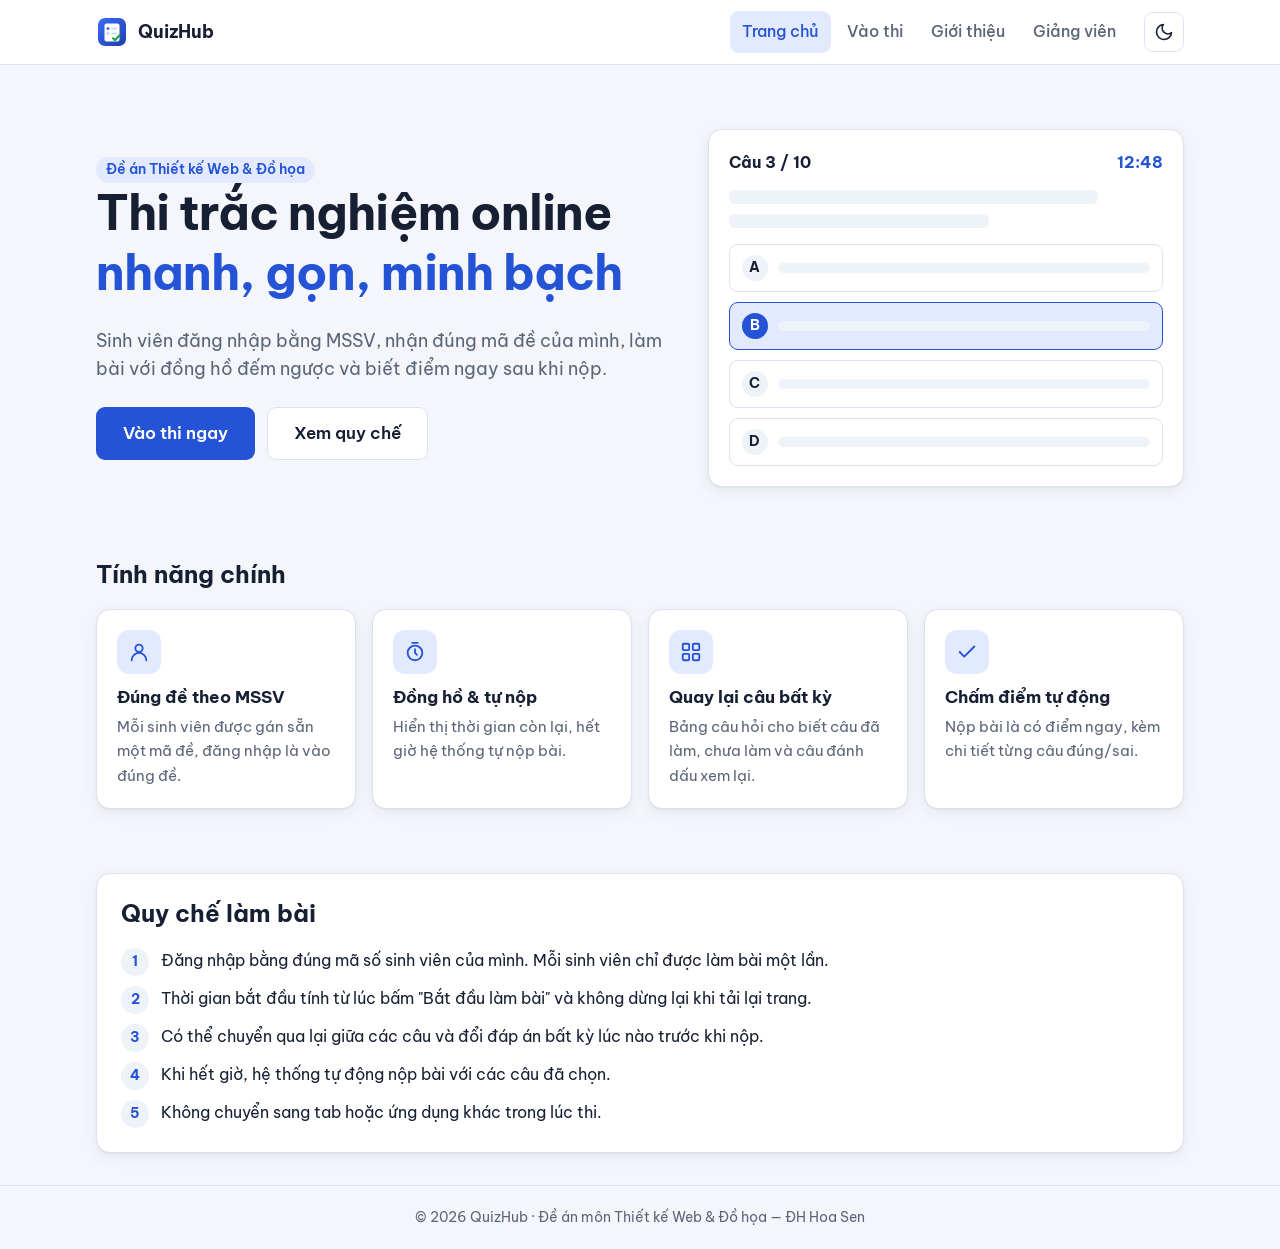
<file: index.html>
<!DOCTYPE html>
<html lang="vi">
<head>
  <meta charset="UTF-8">
  <meta name="viewport" content="width=device-width, initial-scale=1">
  <title>QuizHub — Thi trắc nghiệm online</title>
  <meta name="description" content="Hệ thống thi trắc nghiệm online: đúng mã đề theo MSSV, đồng hồ đếm ngược, tự nộp bài và tự chấm điểm.">
  <link rel="icon" href="assets/logo.svg" type="image/svg+xml">
  <link rel="preconnect" href="https://fonts.googleapis.com">
  <link rel="preconnect" href="https://fonts.gstatic.com" crossorigin>
  <link href="https://fonts.googleapis.com/css2?family=Be+Vietnam+Pro:wght@400;500;600;700;800&display=swap" rel="stylesheet">
  <link rel="stylesheet" href="css/style.css">
</head>
<body>
  <header id="site-header"></header>

  <main>
    <section class="hero">
      <div class="container hero-grid">
        <div>
          <span class="badge">Đề án Thiết kế Web &amp; Đồ họa</span>
          <h1>Thi trắc nghiệm online <span>nhanh, gọn, minh bạch</span></h1>
          <p>Sinh viên đăng nhập bằng MSSV, nhận đúng mã đề của mình, làm bài với đồng hồ đếm ngược và biết điểm ngay sau khi nộp.</p>
          <div class="hero-actions">
            <a class="btn btn-primary btn-lg" href="login.html">Vào thi ngay</a>
            <a class="btn btn-outline btn-lg" href="#quy-che">Xem quy chế</a>
          </div>
        </div>

        <div class="card hero-art" aria-hidden="true">
          <div class="mock-head">
            <strong>Câu 3 / 10</strong>
            <span class="mock-timer">12:48</span>
          </div>
          <div class="mock-q">
            <div class="mock-bar" style="flex:none;width:85%;height:14px"></div>
            <div class="mock-bar" style="flex:none;width:60%;height:14px;margin-bottom:6px"></div>
            <div class="mock-row"><span class="mock-dot">A</span><span class="mock-bar"></span></div>
            <div class="mock-row on"><span class="mock-dot">B</span><span class="mock-bar"></span></div>
            <div class="mock-row"><span class="mock-dot">C</span><span class="mock-bar"></span></div>
            <div class="mock-row"><span class="mock-dot">D</span><span class="mock-bar"></span></div>
          </div>
        </div>
      </div>
    </section>

    <section class="section">
      <div class="container">
        <h2 class="section-title">Tính năng chính</h2>
        <div class="features">
          <article class="card feature">
            <div class="feature-icon"><svg viewBox="0 0 24 24" width="22" height="22" fill="none" stroke="currentColor" stroke-width="2" stroke-linecap="round" stroke-linejoin="round"><circle cx="12" cy="8" r="4"/><path d="M4 21a8 8 0 0 1 16 0"/></svg></div>
            <h3>Đúng đề theo MSSV</h3>
            <p>Mỗi sinh viên được gán sẵn một mã đề, đăng nhập là vào đúng đề.</p>
          </article>
          <article class="card feature">
            <div class="feature-icon"><svg viewBox="0 0 24 24" width="22" height="22" fill="none" stroke="currentColor" stroke-width="2" stroke-linecap="round" stroke-linejoin="round"><circle cx="12" cy="13" r="8"/><path d="M12 9v4l2 2M9 2h6"/></svg></div>
            <h3>Đồng hồ &amp; tự nộp</h3>
            <p>Hiển thị thời gian còn lại, hết giờ hệ thống tự nộp bài.</p>
          </article>
          <article class="card feature">
            <div class="feature-icon"><svg viewBox="0 0 24 24" width="22" height="22" fill="none" stroke="currentColor" stroke-width="2" stroke-linecap="round" stroke-linejoin="round"><rect x="3" y="3" width="7" height="7" rx="1"/><rect x="14" y="3" width="7" height="7" rx="1"/><rect x="3" y="14" width="7" height="7" rx="1"/><rect x="14" y="14" width="7" height="7" rx="1"/></svg></div>
            <h3>Quay lại câu bất kỳ</h3>
            <p>Bảng câu hỏi cho biết câu đã làm, chưa làm và câu đánh dấu xem lại.</p>
          </article>
          <article class="card feature">
            <div class="feature-icon"><svg viewBox="0 0 24 24" width="22" height="22" fill="none" stroke="currentColor" stroke-width="2" stroke-linecap="round" stroke-linejoin="round"><path d="M20 6 9 17l-5-5"/></svg></div>
            <h3>Chấm điểm tự động</h3>
            <p>Nộp bài là có điểm ngay, kèm chi tiết từng câu đúng/sai.</p>
          </article>
        </div>
      </div>
    </section>

    <section class="section" id="quy-che">
      <div class="container">
        <div class="card">
          <h2 class="section-title">Quy chế làm bài</h2>
          <ol class="rules">
            <li>Đăng nhập bằng đúng mã số sinh viên của mình. Mỗi sinh viên chỉ được làm bài một lần.</li>
            <li>Thời gian bắt đầu tính từ lúc bấm "Bắt đầu làm bài" và không dừng lại khi tải lại trang.</li>
            <li>Có thể chuyển qua lại giữa các câu và đổi đáp án bất kỳ lúc nào trước khi nộp.</li>
            <li>Khi hết giờ, hệ thống tự động nộp bài với các câu đã chọn.</li>
            <li>Không chuyển sang tab hoặc ứng dụng khác trong lúc thi.</li>
          </ol>
        </div>
      </div>
    </section>
  </main>

  <footer id="site-footer"></footer>

  <script src="js/config.js"></script>
  <script src="js/common.js"></script>
  <script>renderHeader('home'); renderFooter();</script>
</body>
</html>
</file>
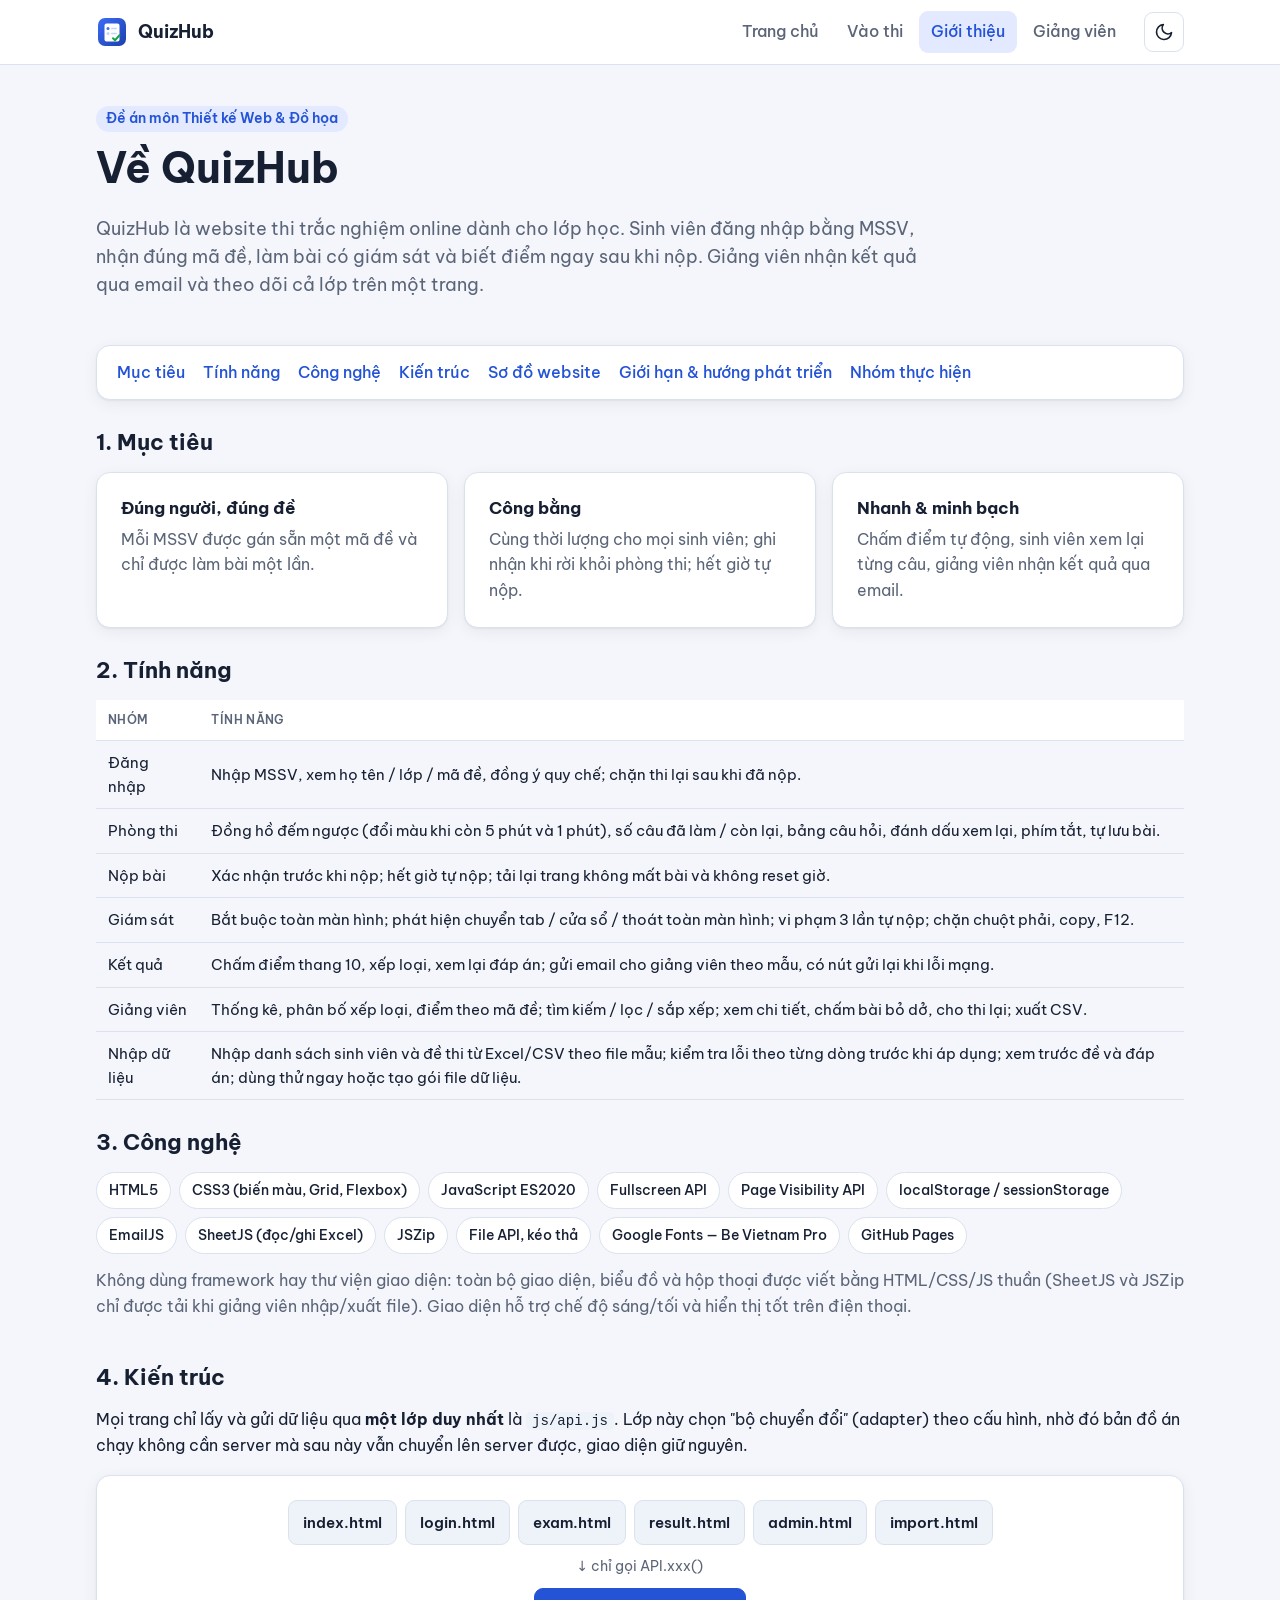
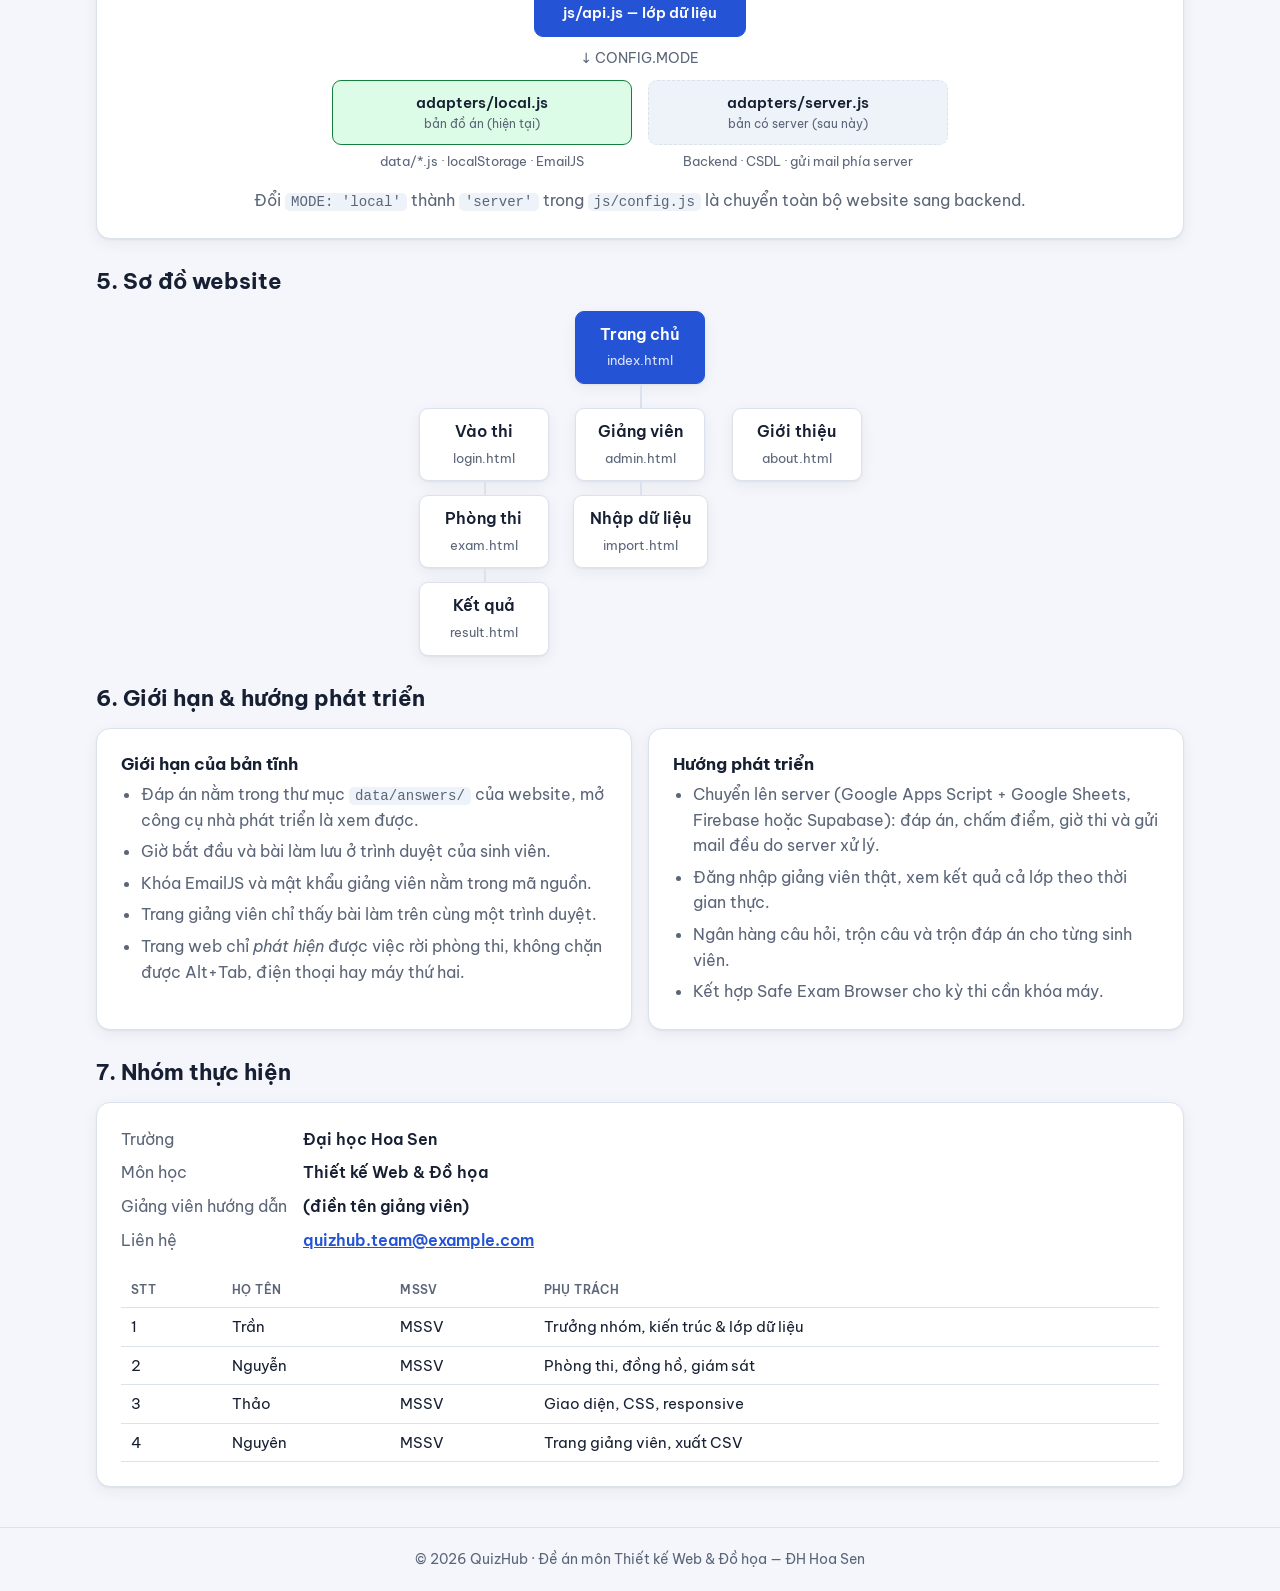
<file: about.html>
<!DOCTYPE html>
<html lang="vi">
<head>
  <meta charset="UTF-8">
  <meta name="viewport" content="width=device-width, initial-scale=1">
  <title>Giới thiệu — QuizHub</title>
  <meta name="description" content="Giới thiệu đề án QuizHub: mục tiêu, công nghệ, kiến trúc, sơ đồ website và nhóm thực hiện.">
  <link rel="icon" href="assets/logo.svg" type="image/svg+xml">
  <link rel="preconnect" href="https://fonts.googleapis.com">
  <link rel="preconnect" href="https://fonts.gstatic.com" crossorigin>
  <link href="https://fonts.googleapis.com/css2?family=Be+Vietnam+Pro:wght@400;500;600;700;800&display=swap" rel="stylesheet">
  <link rel="stylesheet" href="css/style.css">
</head>
<body>
  <header id="site-header"></header>

  <main class="container about">
    <section class="about-hero">
      <span class="badge">Đề án môn Thiết kế Web &amp; Đồ họa</span>
      <h1>Về QuizHub</h1>
      <p class="lead">QuizHub là website thi trắc nghiệm online dành cho lớp học. Sinh viên đăng nhập bằng MSSV, nhận đúng mã đề, làm bài có giám sát và biết điểm ngay sau khi nộp. Giảng viên nhận kết quả qua email và theo dõi cả lớp trên một trang.</p>
    </section>

    <nav class="toc card" aria-label="Mục lục">
      <a href="#muc-tieu">Mục tiêu</a>
      <a href="#tinh-nang">Tính năng</a>
      <a href="#cong-nghe">Công nghệ</a>
      <a href="#kien-truc">Kiến trúc</a>
      <a href="#so-do">Sơ đồ website</a>
      <a href="#gioi-han">Giới hạn &amp; hướng phát triển</a>
      <a href="#nhom">Nhóm thực hiện</a>
    </nav>

    <section class="about-section" id="muc-tieu">
      <h2>1. Mục tiêu</h2>
      <div class="grid-3">
        <div class="card"><h3>Đúng người, đúng đề</h3><p class="muted">Mỗi MSSV được gán sẵn một mã đề và chỉ được làm bài một lần.</p></div>
        <div class="card"><h3>Công bằng</h3><p class="muted">Cùng thời lượng cho mọi sinh viên; ghi nhận khi rời khỏi phòng thi; hết giờ tự nộp.</p></div>
        <div class="card"><h3>Nhanh &amp; minh bạch</h3><p class="muted">Chấm điểm tự động, sinh viên xem lại từng câu, giảng viên nhận kết quả qua email.</p></div>
      </div>
    </section>

    <section class="about-section" id="tinh-nang">
      <h2>2. Tính năng</h2>
      <div class="table-wrap">
        <table class="table">
          <thead><tr><th scope="col">Nhóm</th><th scope="col">Tính năng</th></tr></thead>
          <tbody>
            <tr><td>Đăng nhập</td><td>Nhập MSSV, xem họ tên / lớp / mã đề, đồng ý quy chế; chặn thi lại sau khi đã nộp.</td></tr>
            <tr><td>Phòng thi</td><td>Đồng hồ đếm ngược (đổi màu khi còn 5 phút và 1 phút), số câu đã làm / còn lại, bảng câu hỏi, đánh dấu xem lại, phím tắt, tự lưu bài.</td></tr>
            <tr><td>Nộp bài</td><td>Xác nhận trước khi nộp; hết giờ tự nộp; tải lại trang không mất bài và không reset giờ.</td></tr>
            <tr><td>Giám sát</td><td>Bắt buộc toàn màn hình; phát hiện chuyển tab / cửa sổ / thoát toàn màn hình; vi phạm 3 lần tự nộp; chặn chuột phải, copy, F12.</td></tr>
            <tr><td>Kết quả</td><td>Chấm điểm thang 10, xếp loại, xem lại đáp án; gửi email cho giảng viên theo mẫu, có nút gửi lại khi lỗi mạng.</td></tr>
            <tr><td>Giảng viên</td><td>Thống kê, phân bố xếp loại, điểm theo mã đề; tìm kiếm / lọc / sắp xếp; xem chi tiết, chấm bài bỏ dở, cho thi lại; xuất CSV.</td></tr>
            <tr><td>Nhập dữ liệu</td><td>Nhập danh sách sinh viên và đề thi từ Excel/CSV theo file mẫu; kiểm tra lỗi theo từng dòng trước khi áp dụng; xem trước đề và đáp án; dùng thử ngay hoặc tạo gói file dữ liệu.</td></tr>
          </tbody>
        </table>
      </div>
    </section>

    <section class="about-section" id="cong-nghe">
      <h2>3. Công nghệ</h2>
      <div class="chips">
        <span class="chip">HTML5</span><span class="chip">CSS3 (biến màu, Grid, Flexbox)</span><span class="chip">JavaScript ES2020</span>
        <span class="chip">Fullscreen API</span><span class="chip">Page Visibility API</span><span class="chip">localStorage / sessionStorage</span>
        <span class="chip">EmailJS</span><span class="chip">SheetJS (đọc/ghi Excel)</span><span class="chip">JSZip</span><span class="chip">File API, kéo thả</span><span class="chip">Google Fonts — Be Vietnam Pro</span><span class="chip">GitHub Pages</span>
      </div>
      <p class="muted">Không dùng framework hay thư viện giao diện: toàn bộ giao diện, biểu đồ và hộp thoại được viết bằng HTML/CSS/JS thuần (SheetJS và JSZip chỉ được tải khi giảng viên nhập/xuất file). Giao diện hỗ trợ chế độ sáng/tối và hiển thị tốt trên điện thoại.</p>
    </section>

    <section class="about-section" id="kien-truc">
      <h2>4. Kiến trúc</h2>
      <p>Mọi trang chỉ lấy và gửi dữ liệu qua <strong>một lớp duy nhất</strong> là <code>js/api.js</code>. Lớp này chọn "bộ chuyển đổi" (adapter) theo cấu hình, nhờ đó bản đồ án chạy không cần server mà sau này vẫn chuyển lên server được, giao diện giữ nguyên.</p>
      <figure class="arch card" aria-label="Sơ đồ kiến trúc">
        <div class="arch-row">
          <div class="arch-box">index.html</div><div class="arch-box">login.html</div><div class="arch-box">exam.html</div>
          <div class="arch-box">result.html</div><div class="arch-box">admin.html</div><div class="arch-box">import.html</div>
        </div>
        <div class="arch-arrow" aria-hidden="true">↓ chỉ gọi API.xxx()</div>
        <div class="arch-row"><div class="arch-box arch-core">js/api.js — lớp dữ liệu</div></div>
        <div class="arch-arrow" aria-hidden="true">↓ CONFIG.MODE</div>
        <div class="arch-row arch-split">
          <div class="arch-col">
            <div class="arch-box arch-now">adapters/local.js <small>bản đồ án (hiện tại)</small></div>
            <div class="arch-leaf">data/*.js · localStorage · EmailJS</div>
          </div>
          <div class="arch-col">
            <div class="arch-box arch-later">adapters/server.js <small>bản có server (sau này)</small></div>
            <div class="arch-leaf">Backend · CSDL · gửi mail phía server</div>
          </div>
        </div>
        <figcaption class="muted">Đổi <code>MODE: 'local'</code> thành <code>'server'</code> trong <code>js/config.js</code> là chuyển toàn bộ website sang backend.</figcaption>
      </figure>
    </section>

    <section class="about-section" id="so-do">
      <h2>5. Sơ đồ website</h2>
      <div class="sitemap">
        <div class="sm-node sm-root">Trang chủ<br><small>index.html</small></div>
        <div class="sm-children">
          <div class="sm-branch">
            <div class="sm-node">Vào thi<br><small>login.html</small></div>
            <div class="sm-node">Phòng thi<br><small>exam.html</small></div>
            <div class="sm-node">Kết quả<br><small>result.html</small></div>
          </div>
          <div class="sm-branch">
            <div class="sm-node">Giảng viên<br><small>admin.html</small></div>
            <div class="sm-node">Nhập dữ liệu<br><small>import.html</small></div>
          </div>
          <div class="sm-branch"><div class="sm-node">Giới thiệu<br><small>about.html</small></div></div>
        </div>
      </div>
    </section>

    <section class="about-section" id="gioi-han">
      <h2>6. Giới hạn &amp; hướng phát triển</h2>
      <div class="grid-2">
        <div class="card">
          <h3>Giới hạn của bản tĩnh</h3>
          <ul class="list">
            <li>Đáp án nằm trong thư mục <code>data/answers/</code> của website, mở công cụ nhà phát triển là xem được.</li>
            <li>Giờ bắt đầu và bài làm lưu ở trình duyệt của sinh viên.</li>
            <li>Khóa EmailJS và mật khẩu giảng viên nằm trong mã nguồn.</li>
            <li>Trang giảng viên chỉ thấy bài làm trên cùng một trình duyệt.</li>
            <li>Trang web chỉ <em>phát hiện</em> được việc rời phòng thi, không chặn được Alt+Tab, điện thoại hay máy thứ hai.</li>
          </ul>
        </div>
        <div class="card">
          <h3>Hướng phát triển</h3>
          <ul class="list">
            <li>Chuyển lên server (Google Apps Script + Google Sheets, Firebase hoặc Supabase): đáp án, chấm điểm, giờ thi và gửi mail đều do server xử lý.</li>
            <li>Đăng nhập giảng viên thật, xem kết quả cả lớp theo thời gian thực.</li>
            <li>Ngân hàng câu hỏi, trộn câu và trộn đáp án cho từng sinh viên.</li>
            <li>Kết hợp Safe Exam Browser cho kỳ thi cần khóa máy.</li>
          </ul>
        </div>
      </div>
    </section>

    <section class="about-section" id="nhom">
      <h2>7. Nhóm thực hiện</h2>
      <div class="card">
        <dl class="info-list">
          <dt>Trường</dt><dd>Đại học Hoa Sen</dd>
          <dt>Môn học</dt><dd>Thiết kế Web &amp; Đồ họa</dd>
          <dt>Giảng viên hướng dẫn</dt><dd>(điền tên giảng viên)</dd>
          <dt>Liên hệ</dt><dd><a href="mailto:quizhub.team@example.com">quizhub.team@example.com</a></dd>
        </dl>
        <div class="table-wrap">
          <table class="table table-compact">
            <thead><tr><th scope="col">STT</th><th scope="col">Họ tên</th><th scope="col">MSSV</th><th scope="col">Phụ trách</th></tr></thead>
            <tbody>
              <tr><td>1</td><td>Trần</td><td>MSSV</td><td>Trưởng nhóm, kiến trúc &amp; lớp dữ liệu</td></tr>
              <tr><td>2</td><td>Nguyễn</td><td>MSSV</td><td>Phòng thi, đồng hồ, giám sát</td></tr>
              <tr><td>3</td><td>Thảo</td><td>MSSV</td><td>Giao diện, CSS, responsive</td></tr>
              <tr><td>4</td><td>Nguyên</td><td>MSSV</td><td>Trang giảng viên, xuất CSV</td></tr>            </tbody>
          </table>
        </div>
      </div>
    </section>
  </main>

  <footer id="site-footer"></footer>

  <script src="js/config.js"></script>
  <script src="js/common.js"></script>
  <script>renderHeader('about'); renderFooter();</script>
</body>
</html>
</file>
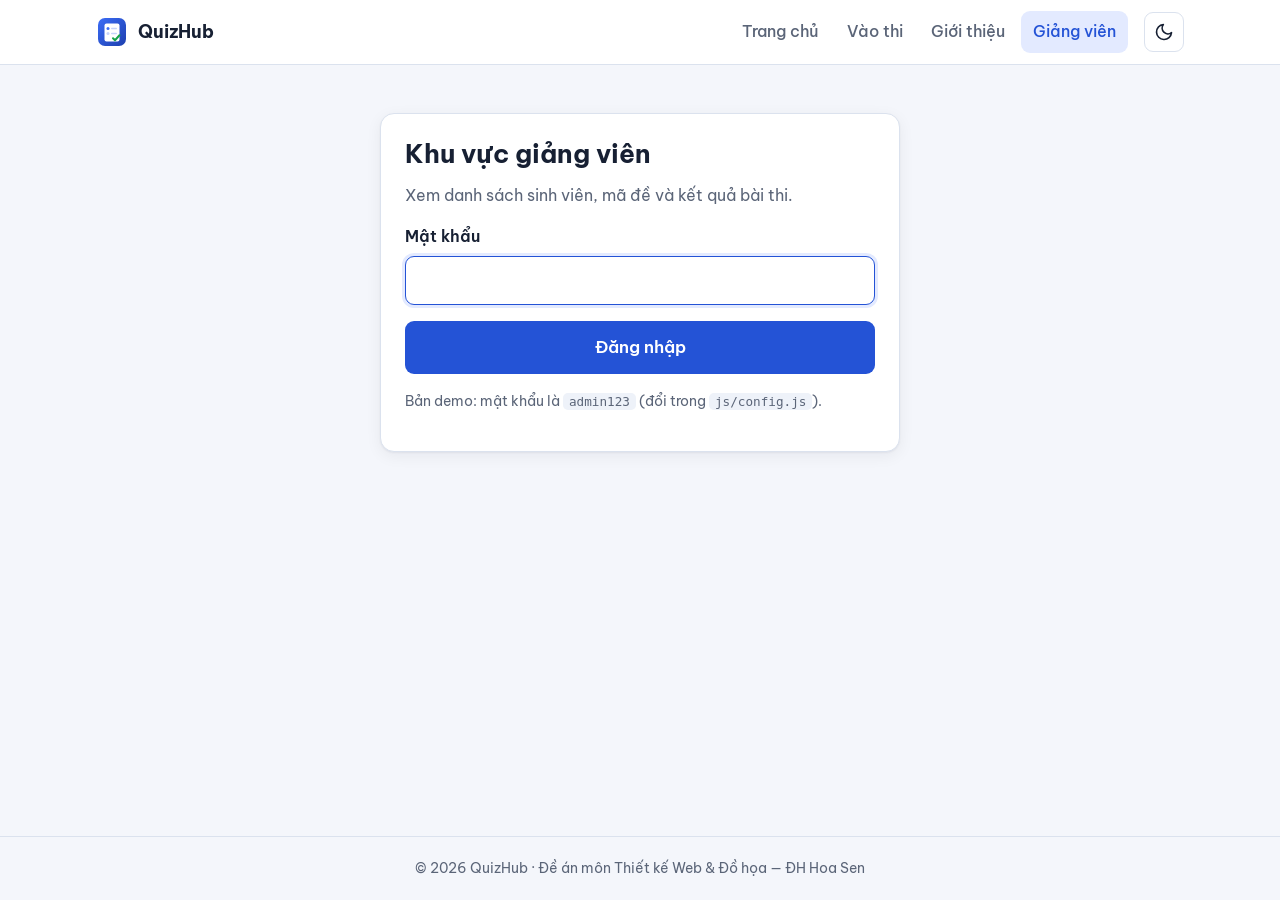
<file: admin.html>
<!DOCTYPE html>
<html lang="vi">
<head>
  <meta charset="UTF-8">
  <meta name="viewport" content="width=device-width, initial-scale=1">
  <title>Giảng viên — QuizHub</title>
  <link rel="icon" href="assets/logo.svg" type="image/svg+xml">
  <link rel="preconnect" href="https://fonts.googleapis.com">
  <link rel="preconnect" href="https://fonts.gstatic.com" crossorigin>
  <link href="https://fonts.googleapis.com/css2?family=Be+Vietnam+Pro:wght@400;500;600;700;800&display=swap" rel="stylesheet">
  <link rel="stylesheet" href="css/style.css">
</head>
<body>
  <header id="site-header"></header>

  <main>
    <!-- Đăng nhập giảng viên -->
    <div class="auth-wrap" id="admin-login" hidden>
      <section class="card auth-card">
        <h1>Khu vực giảng viên</h1>
        <p class="muted">Xem danh sách sinh viên, mã đề và kết quả bài thi.</p>
        <div class="alert alert-error" id="admin-error" role="alert" hidden></div>
        <form id="admin-form" novalidate>
          <div class="field">
            <label for="admin-password">Mật khẩu</label>
            <input class="input" id="admin-password" type="password" autocomplete="current-password" required>
          </div>
          <button class="btn btn-primary btn-block btn-lg" id="admin-btn" type="submit">Đăng nhập</button>
        </form>
        <p class="demo-hint" id="admin-hint"></p>
      </section>
    </div>

    <!-- Bảng điều khiển -->
    <div class="container admin-wrap" id="admin-dash" hidden>
      <div class="admin-head">
        <div>
          <h1>Kết quả bài thi</h1>
          <p class="muted" id="updated-at" aria-live="polite"></p>
        </div>
        <div class="btn-row admin-actions">
          <a class="btn btn-outline btn-sm" href="import.html">Nhập dữ liệu</a>
          <button class="btn btn-outline btn-sm" id="refresh-btn" type="button">Làm mới</button>
          <button class="btn btn-primary btn-sm" id="csv-btn" type="button">Xuất CSV</button>
          <button class="btn btn-ghost btn-sm" id="logout-btn" type="button">Đăng xuất</button>
        </div>
      </div>

      <div class="alert alert-warn" id="scope-note" hidden></div>
      <div class="alert alert-info banner-row" id="import-note" hidden></div>

      <section class="kpis" id="kpis" aria-label="Tổng quan"></section>

      <div class="admin-grid">
        <section class="card">
          <h2 class="card-title">Phân bố xếp loại</h2>
          <div id="dist" class="dist"></div>
        </section>
        <section class="card">
          <h2 class="card-title">Theo mã đề</h2>
          <div id="by-exam"></div>
        </section>
      </div>

      <section class="card">
        <div class="table-tools">
          <h2 class="card-title">Danh sách sinh viên</h2>
          <div class="filters">
            <input class="input input-sm" id="f-search" type="search" placeholder="Tìm MSSV hoặc họ tên" aria-label="Tìm MSSV hoặc họ tên">
            <select class="input input-sm" id="f-exam" aria-label="Lọc theo mã đề"><option value="">Tất cả mã đề</option></select>
            <select class="input input-sm" id="f-status" aria-label="Lọc theo trạng thái">
              <option value="">Tất cả trạng thái</option>
              <option value="submitted">Đã nộp</option>
              <option value="in_progress">Đang làm</option>
              <option value="expired">Hết giờ, chưa nộp</option>
              <option value="not_started">Chưa thi</option>
            </select>
          </div>
        </div>
        <div class="table-wrap">
          <table class="table" id="table">
            <thead>
              <tr>
                <th data-sort="mssv" scope="col">MSSV</th>
                <th data-sort="hoTen" scope="col">Họ tên</th>
                <th data-sort="maDe" scope="col">Mã đề</th>
                <th data-sort="status" scope="col">Trạng thái</th>
                <th data-sort="answered" scope="col" class="num">Đã làm</th>
                <th data-sort="score" scope="col" class="num">Điểm</th>
                <th data-sort="violations" scope="col" class="num">Vi phạm</th>
                <th data-sort="submittedAt" scope="col">Nộp lúc</th>
                <th scope="col">Email</th>
                <th scope="col"><span class="sr-only">Thao tác</span></th>
              </tr>
            </thead>
            <tbody id="tbody"></tbody>
          </table>
        </div>
        <p class="muted table-foot" id="table-foot"></p>
      </section>
    </div>
  </main>

  <footer id="site-footer"></footer>

  <script src="js/config.js"></script>
  <script src="js/common.js"></script>
  <script src="js/adapters/emailjs-mailer.js"></script>
  <script src="js/adapters/local.js"></script>
  <script src="js/adapters/server.js"></script>
  <script src="js/api.js"></script>
  <script src="js/admin.js"></script>
</body>
</html>
</file>
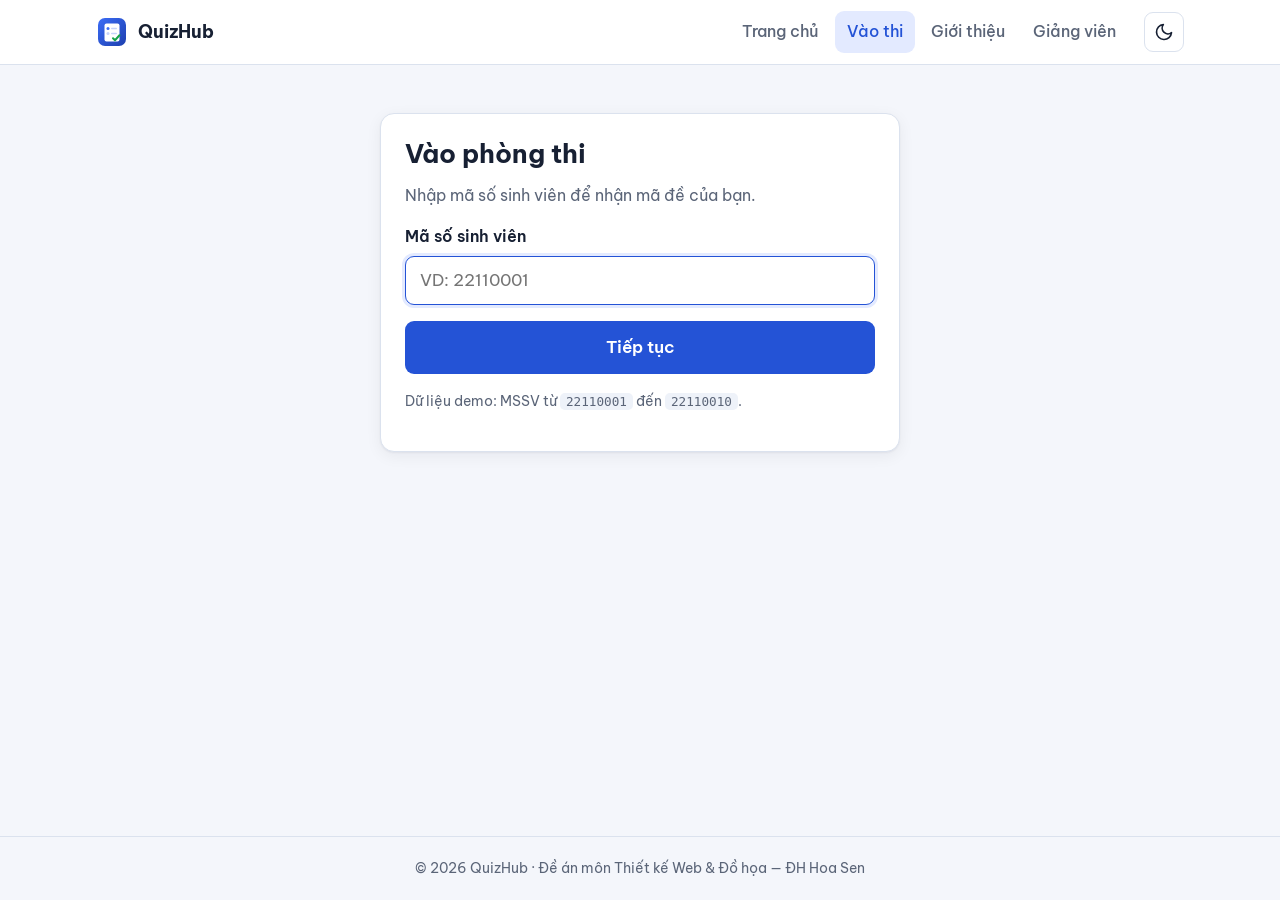
<file: exam.html>
<!DOCTYPE html>
<html lang="vi">
<head>
  <meta charset="UTF-8">
  <meta name="viewport" content="width=device-width, initial-scale=1">
  <title>Phòng thi — QuizHub</title>
  <link rel="icon" href="assets/logo.svg" type="image/svg+xml">
  <link rel="preconnect" href="https://fonts.googleapis.com">
  <link rel="preconnect" href="https://fonts.gstatic.com" crossorigin>
  <link href="https://fonts.googleapis.com/css2?family=Be+Vietnam+Pro:wght@400;500;600;700;800&display=swap" rel="stylesheet">
  <link rel="stylesheet" href="css/style.css">
</head>
<body class="exam-page">
  <!-- Thanh trạng thái: thời gian còn lại, số câu đã làm / còn lại -->
  <div class="exam-topbar">
    <div class="container topbar-inner">
      <div class="topbar-info">
        <div class="exam-title" id="exam-title">Đang tải đề thi…</div>
        <div class="exam-student" id="exam-student"></div>
      </div>
      <div class="topbar-stats">
        <div class="stat"><span class="stat-label">Đã làm</span><span class="stat-value" id="stat-done">0</span></div>
        <div class="stat"><span class="stat-label">Còn lại</span><span class="stat-value" id="stat-left">0</span></div>
        <div class="stat stat-violation" id="stat-violation-box" title="Số lần vi phạm quy chế"><span class="stat-label">Vi phạm</span><span class="stat-value" id="stat-violation">0</span></div>
        <div class="timer" id="timer" role="timer" aria-label="Thời gian còn lại">
          <span class="stat-label">Thời gian còn lại</span>
          <span class="timer-value" id="timer-value">--:--</span>
        </div>
      </div>
    </div>
    <div class="progress" aria-hidden="true"><div class="progress-bar" id="progress-bar"></div></div>
  </div>

  <main class="container exam-layout" id="exam-root" hidden>
    <!-- Câu hỏi hiện tại -->
    <section class="card question-card" aria-labelledby="q-text">
      <div class="q-head">
        <span class="q-index" id="q-index">Câu 1</span>
        <button class="btn btn-ghost btn-sm flag-btn" id="flag-btn" type="button" aria-pressed="false"></button>
      </div>
      <h2 class="q-text" id="q-text"></h2>
      <div class="options" id="options" role="radiogroup" aria-labelledby="q-text"></div>
      <div class="q-actions">
        <button class="btn btn-outline" id="prev-btn" type="button">← Câu trước</button>
        <button class="btn btn-ghost btn-sm" id="clear-btn" type="button">Xóa lựa chọn</button>
        <button class="btn btn-primary" id="next-btn" type="button">Câu sau →</button>
      </div>
    </section>

    <!-- Bảng câu hỏi + nộp bài -->
    <aside class="card navigator" aria-label="Danh sách câu hỏi">
      <h3>Danh sách câu hỏi</h3>
      <div class="nav-grid" id="nav-grid"></div>
      <ul class="legend">
        <li><i class="l-answered"></i> Đã làm</li>
        <li><i></i> Chưa làm</li>
        <li><i class="l-flagged"></i> Đánh dấu xem lại</li>
        <li><i class="l-current"></i> Đang xem</li>
      </ul>
      <p class="save-status" id="save-status" aria-live="polite"></p>
      <button class="btn btn-danger btn-block btn-lg" id="submit-btn" type="button">Nộp bài</button>
      <p class="hint">Phím tắt: ← → chuyển câu · 1–4 hoặc A–D chọn đáp án · F đánh dấu</p>
    </aside>
  </main>

  <!-- Lớp phủ giám sát: yêu cầu toàn màn hình / cảnh báo vi phạm (js/proctor.js điều khiển) -->
  <div class="overlay proctor-overlay" id="proctor-overlay" role="alertdialog" aria-modal="true" aria-labelledby="proctor-title" aria-describedby="proctor-text" hidden>
    <div class="card overlay-box">
      <div class="proctor-icon" aria-hidden="true">
        <svg viewBox="0 0 24 24" width="28" height="28" fill="none" stroke="currentColor" stroke-width="2" stroke-linecap="round" stroke-linejoin="round"><path d="M10.3 3.9 1.8 18a2 2 0 0 0 1.7 3h17a2 2 0 0 0 1.7-3L13.7 3.9a2 2 0 0 0-3.4 0z"/><path d="M12 9v4M12 17h.01"/></svg>
      </div>
      <h2 id="proctor-title"></h2>
      <p class="muted" id="proctor-text"></p>
      <button class="btn btn-primary btn-lg btn-block" id="proctor-btn" type="button"></button>
    </div>
  </div>

  <!-- Lớp phủ: đang tải / đang nộp / lỗi -->
  <div class="overlay" id="overlay" role="status" aria-live="assertive">
    <div class="card overlay-box">
      <div class="spinner" id="overlay-spinner"></div>
      <h2 id="overlay-title">Đang tải đề thi…</h2>
      <p class="muted" id="overlay-text"></p>
      <div class="btn-row" id="overlay-actions"></div>
    </div>
  </div>

  <script src="js/config.js"></script>
  <script src="js/common.js"></script>
  <script src="js/adapters/emailjs-mailer.js"></script>
  <script src="js/adapters/local.js"></script>
  <script src="js/adapters/server.js"></script>
  <script src="js/api.js"></script>
  <script src="js/timer.js"></script>
  <script src="js/proctor.js"></script>
  <script src="js/exam.js"></script>
</body>
</html>
</file>
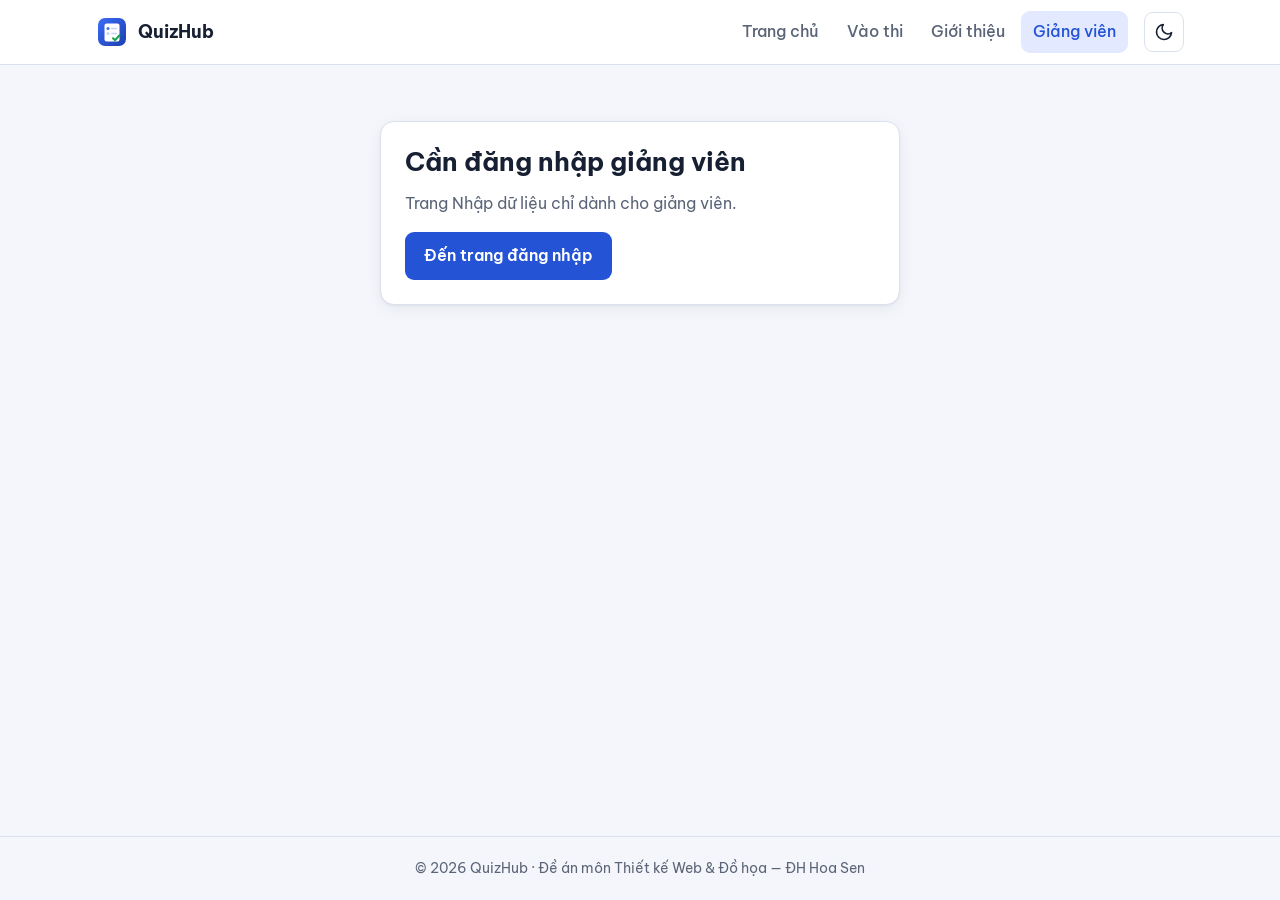
<file: import.html>
<!DOCTYPE html>
<html lang="vi">
<head>
  <meta charset="UTF-8">
  <meta name="viewport" content="width=device-width, initial-scale=1">
  <title>Nhập dữ liệu — QuizHub</title>
  <link rel="icon" href="assets/logo.svg" type="image/svg+xml">
  <link rel="preconnect" href="https://fonts.googleapis.com">
  <link rel="preconnect" href="https://fonts.gstatic.com" crossorigin>
  <link href="https://fonts.googleapis.com/css2?family=Be+Vietnam+Pro:wght@400;500;600;700;800&display=swap" rel="stylesheet">
  <link rel="stylesheet" href="css/style.css">
</head>
<body>
  <header id="site-header"></header>

  <main class="container import-wrap">
    <!-- Chưa đăng nhập -->
    <section class="card auth-card" id="need-login" hidden style="margin:24px auto">
      <h1>Cần đăng nhập giảng viên</h1>
      <p class="muted">Trang Nhập dữ liệu chỉ dành cho giảng viên.</p>
      <a class="btn btn-primary" href="admin.html">Đến trang đăng nhập</a>
    </section>

    <div id="import-root" hidden>
      <div class="admin-head">
        <div>
          <a href="admin.html" class="back-link">← Kết quả bài thi</a>
          <h1>Nhập dữ liệu</h1>
          <p class="muted">Nhập danh sách sinh viên và đề thi từ Excel hoặc CSV.</p>
        </div>
      </div>

      <div class="alert" id="source-banner" role="status"></div>

      <!-- Bước 1 -->
      <section class="card step">
        <h2 class="step-title"><span class="step-no">1</span> Chuẩn bị file theo mẫu</h2>
        <p class="muted">Một file Excel có thể chứa cả sheet <strong>SinhVien</strong> và <strong>DeThi</strong>, hoặc dùng từng file CSV riêng. Muốn sửa dữ liệu đang có, hãy xuất ra Excel, sửa rồi nhập lại.</p>
        <div class="btn-row wrap-row">
          <button class="btn btn-outline" type="button" id="tpl-xlsx">File mẫu Excel (.xlsx)</button>
          <button class="btn btn-outline" type="button" id="tpl-csv-sv">Mẫu sinh viên (.csv)</button>
          <button class="btn btn-outline" type="button" id="tpl-csv-de">Mẫu đề thi (.csv)</button>
          <button class="btn btn-ghost" type="button" id="export-xlsx">Xuất dữ liệu hiện có (.xlsx)</button>
        </div>
        <details class="spec">
          <summary>Quy định các cột</summary>
          <div class="grid-2">
            <div>
              <h3>Sheet SinhVien</h3>
              <table class="table table-compact">
                <thead><tr><th scope="col">Cột</th><th scope="col">Bắt buộc</th><th scope="col">Ghi chú</th></tr></thead>
                <tbody>
                  <tr><td>MSSV</td><td>Có</td><td>Chữ và số, không trùng. Định dạng cột là Text.</td></tr>
                  <tr><td>Họ tên</td><td>Có</td><td></td></tr>
                  <tr><td>Lớp</td><td>Không</td><td></td></tr>
                  <tr><td>Mã đề</td><td>Có</td><td>Phải có đề tương ứng.</td></tr>
                  <tr><td>Email</td><td>Không</td><td>Dùng khi gửi bản sao kết quả cho SV.</td></tr>
                </tbody>
              </table>
            </div>
            <div>
              <h3>Sheet DeThi</h3>
              <table class="table table-compact">
                <thead><tr><th scope="col">Cột</th><th scope="col">Bắt buộc</th><th scope="col">Ghi chú</th></tr></thead>
                <tbody>
                  <tr><td>Mã đề</td><td>Dòng đầu mỗi đề</td><td>Chữ, số, "-", "_".</td></tr>
                  <tr><td>Tiêu đề</td><td>Dòng đầu mỗi đề</td><td></td></tr>
                  <tr><td>Thời gian (phút)</td><td>Dòng đầu mỗi đề</td><td>1–600.</td></tr>
                  <tr><td>STT</td><td>Không</td><td>Chỉ để dễ đọc.</td></tr>
                  <tr><td>Nội dung câu hỏi</td><td>Có</td><td></td></tr>
                  <tr><td>A, B, C, D (E, F)</td><td>Ít nhất 2</td><td>Không bỏ trống ở giữa.</td></tr>
                  <tr><td>Đáp án</td><td>Có</td><td>Một chữ: A, B, C…</td></tr>
                </tbody>
              </table>
            </div>
          </div>
        </details>
      </section>

      <!-- Bước 2 -->
      <section class="card step">
        <h2 class="step-title"><span class="step-no">2</span> Chọn file</h2>
        <label class="dropzone" id="dropzone">
          <input type="file" id="file-input" accept=".xlsx,.xls,.csv" multiple>
          <svg viewBox="0 0 24 24" width="36" height="36" fill="none" stroke="currentColor" stroke-width="1.8" stroke-linecap="round" stroke-linejoin="round" aria-hidden="true"><path d="M12 16V4M7 9l5-5 5 5"/><path d="M20 16v3a2 2 0 0 1-2 2H6a2 2 0 0 1-2-2v-3"/></svg>
          <strong>Kéo thả file vào đây hoặc bấm để chọn</strong>
          <span class="muted">.xlsx, .xls, .csv — có thể chọn nhiều file</span>
        </label>
        <div id="file-list" class="file-list"></div>
      </section>

      <!-- Bước 3 -->
      <section class="card step" id="check-step" hidden>
        <h2 class="step-title"><span class="step-no">3</span> Kiểm tra</h2>
        <div id="summary" class="summary"></div>
        <div id="issues"></div>
        <div id="preview"></div>
      </section>

      <!-- Bước 4 -->
      <section class="card step" id="apply-step" hidden>
        <h2 class="step-title"><span class="step-no">4</span> Áp dụng</h2>
        <div class="grid-2 apply-grid">
          <div class="apply-box">
            <h3 id="try-title">Dùng thử ngay trên trình duyệt này</h3>
            <p class="muted" id="try-text">Sinh viên đăng nhập <strong>trên máy này</strong> sẽ dùng dữ liệu mới ngay. Hợp để kiểm tra đề hoặc demo trên lớp. Có thể quay về dữ liệu gốc bất kỳ lúc nào.</p>
            <button class="btn btn-primary" type="button" id="apply-btn">Dùng thử dữ liệu này</button>
          </div>
          <div class="apply-box" id="files-box">
            <h3>Cập nhật website cho mọi máy</h3>
            <ol class="list">
              <li>Tải gói dữ liệu (.zip) và giải nén.</li>
              <li>Chép thư mục <code>data</code> vào thư mục website, chọn <strong>Thay thế</strong>.</li>
              <li>Tải lại trang. Nếu dùng GitHub Pages: tải các file mới lên repository.</li>
            </ol>
            <button class="btn btn-outline" type="button" id="zip-btn">Tải gói dữ liệu (.zip)</button>
            <details class="spec"><summary>Tải từng file</summary><ul class="file-links" id="file-links"></ul></details>
          </div>
        </div>
      </section>

      <!-- Giảng viên -->
      <section class="card step">
        <h2 class="step-title"><span class="step-no">GV</span> Thông tin giảng viên</h2>
        <p class="muted">Bản tĩnh có <strong>một</strong> tài khoản giảng viên, khai báo trong <code>js/config.js</code>. Nhập thông tin mới rồi chép đoạn cấu hình bên dưới vào file đó. Muốn có nhiều tài khoản giảng viên thì cần chuyển lên server.</p>
        <div class="grid-2">
          <div class="field"><label for="t-email">Email nhận kết quả</label><input class="input" id="t-email" type="email" placeholder="giangvien@truong.edu.vn"></div>
          <div class="field"><label for="t-pass">Mật khẩu trang Giảng viên</label><input class="input" id="t-pass" type="text" autocomplete="off" placeholder="Mật khẩu mới"></div>
        </div>
        <pre class="snippet" id="t-snippet" aria-live="polite"></pre>
        <button class="btn btn-outline btn-sm" type="button" id="t-copy">Sao chép đoạn cấu hình</button>
      </section>
    </div>
  </main>

  <footer id="site-footer"></footer>

  <script src="js/config.js"></script>
  <script src="js/common.js"></script>
  <script src="js/adapters/emailjs-mailer.js"></script>
  <script src="js/adapters/local.js"></script>
  <script src="js/adapters/server.js"></script>
  <script src="js/api.js"></script>
  <script src="js/data-importer.js"></script>
  <script src="js/import.js"></script>
</body>
</html>
</file>
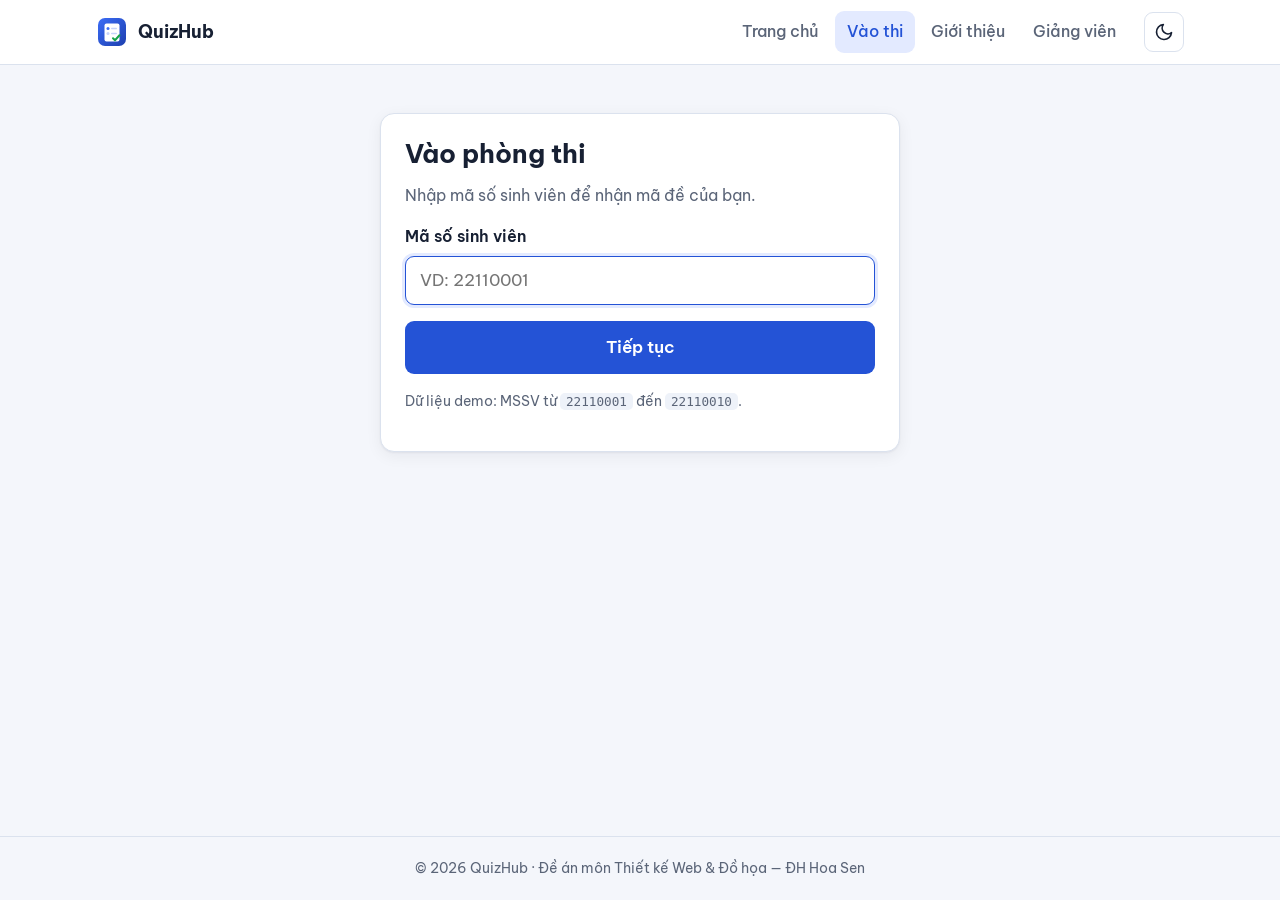
<file: login.html>
<!DOCTYPE html>
<html lang="vi">
<head>
  <meta charset="UTF-8">
  <meta name="viewport" content="width=device-width, initial-scale=1">
  <title>Vào thi — QuizHub</title>
  <link rel="icon" href="assets/logo.svg" type="image/svg+xml">
  <link rel="preconnect" href="https://fonts.googleapis.com">
  <link rel="preconnect" href="https://fonts.gstatic.com" crossorigin>
  <link href="https://fonts.googleapis.com/css2?family=Be+Vietnam+Pro:wght@400;500;600;700;800&display=swap" rel="stylesheet">
  <link rel="stylesheet" href="css/style.css">
</head>
<body>
  <header id="site-header"></header>

  <main class="auth-wrap">
    <!-- Bước 1: nhập MSSV -->
    <section class="card auth-card" id="login-card">
      <h1>Vào phòng thi</h1>
      <p class="muted">Nhập mã số sinh viên để nhận mã đề của bạn.</p>
      <div class="alert alert-error" id="login-error" role="alert" hidden></div>
      <form id="login-form" novalidate>
        <div class="field">
          <label for="mssv">Mã số sinh viên</label>
          <input class="input" id="mssv" name="mssv" inputmode="numeric" autocomplete="off" placeholder="VD: 22110001" required autofocus>
        </div>
        <button class="btn btn-primary btn-block btn-lg" id="login-btn" type="submit">Tiếp tục</button>
      </form>
      <p class="demo-hint">Dữ liệu demo: MSSV từ <code>22110001</code> đến <code>22110010</code>.</p>
    </section>

    <!-- Bước 2: xác nhận thông tin, đồng ý quy chế -->
    <section class="card auth-card" id="info-card" hidden aria-live="polite"></section>
  </main>

  <footer id="site-footer"></footer>

  <script src="js/config.js"></script>
  <script src="js/common.js"></script>
  <script src="js/adapters/emailjs-mailer.js"></script>
  <script src="js/adapters/local.js"></script>
  <script src="js/adapters/server.js"></script>
  <script src="js/api.js"></script>
  <script src="js/login.js"></script>
</body>
</html>
</file>
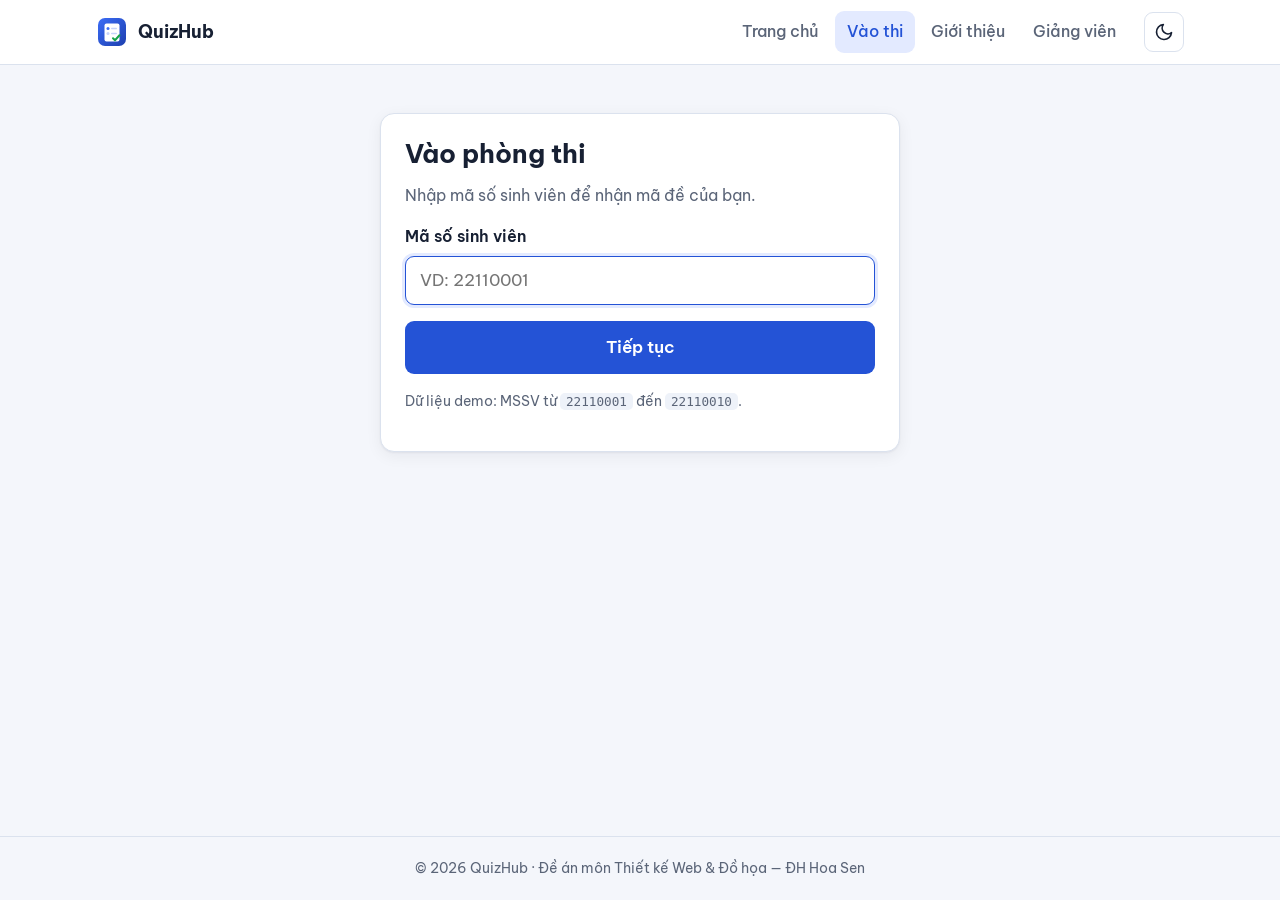
<file: result.html>
<!DOCTYPE html>
<html lang="vi">
<head>
  <meta charset="UTF-8">
  <meta name="viewport" content="width=device-width, initial-scale=1">
  <title>Kết quả — QuizHub</title>
  <link rel="icon" href="assets/logo.svg" type="image/svg+xml">
  <link rel="preconnect" href="https://fonts.googleapis.com">
  <link rel="preconnect" href="https://fonts.gstatic.com" crossorigin>
  <link href="https://fonts.googleapis.com/css2?family=Be+Vietnam+Pro:wght@400;500;600;700;800&display=swap" rel="stylesheet">
  <link rel="stylesheet" href="css/style.css">
</head>
<body>
  <header id="site-header"></header>

  <main class="container result-wrap" id="result-root" aria-live="polite">
    <div class="card"><div class="spinner"></div><p class="muted" style="text-align:center">Đang tải kết quả…</p></div>
  </main>

  <footer id="site-footer"></footer>

  <script src="js/config.js"></script>
  <script src="js/common.js"></script>
  <script src="js/adapters/emailjs-mailer.js"></script>
  <script src="js/adapters/local.js"></script>
  <script src="js/adapters/server.js"></script>
  <script src="js/api.js"></script>
  <script src="js/result.js"></script>
</body>
</html>
</file>
<file: css/style.css>
/* =========================================================
   QuizHub — giao diện chung
   1. Biến màu (sáng/tối)   2. Nền tảng   3. Header/footer
   4. Nút, card, form       5. Trang chủ  6. Đăng nhập
   7. Phòng thi             8. Kết quả    9. Hộp thoại, toast
   10. Responsive, in ấn
   ========================================================= */

/* 1. Biến màu ------------------------------------------- */
:root {
  --bg: #f4f6fb;
  --surface: #ffffff;
  --surface-2: #eef2f9;
  --text: #172033;
  --muted: #5b6578;
  --border: #dbe2ee;
  --primary: #2453d6;
  --primary-hover: #1c43b3;
  --primary-soft: #e3eaff;
  --on-primary: #ffffff;
  --success: #15803d;
  --success-soft: #dcfce7;
  --warn: #c2410c;
  --warn-soft: #ffedd5;
  --danger: #c0262d;
  --danger-soft: #fee2e2;
  --shadow: 0 1px 2px rgba(16, 24, 40, .05), 0 4px 16px rgba(16, 24, 40, .06);
  --radius: 14px;
  --radius-sm: 9px;
  color-scheme: light;
}
@media (prefers-color-scheme: dark) {
  :root:not([data-theme="light"]) {
    --bg: #0f1420;
    --surface: #171e2d;
    --surface-2: #1f2839;
    --text: #e6eaf2;
    --muted: #9aa5b8;
    --border: #2b3549;
    --primary: #6d93ff;
    --primary-hover: #8aa8ff;
    --primary-soft: #1e2b4d;
    --on-primary: #0b1020;
    --success: #4ade80;
    --success-soft: #133222;
    --warn: #fb923c;
    --warn-soft: #3a2513;
    --danger: #f87171;
    --danger-soft: #3b1a1d;
    --shadow: 0 1px 2px rgba(0, 0, 0, .3), 0 4px 16px rgba(0, 0, 0, .25);
    color-scheme: dark;
  }
}
:root[data-theme="dark"] {
  --bg: #0f1420;
  --surface: #171e2d;
  --surface-2: #1f2839;
  --text: #e6eaf2;
  --muted: #9aa5b8;
  --border: #2b3549;
  --primary: #6d93ff;
  --primary-hover: #8aa8ff;
  --primary-soft: #1e2b4d;
  --on-primary: #0b1020;
  --success: #4ade80;
  --success-soft: #133222;
  --warn: #fb923c;
  --warn-soft: #3a2513;
  --danger: #f87171;
  --danger-soft: #3b1a1d;
  --shadow: 0 1px 2px rgba(0, 0, 0, .3), 0 4px 16px rgba(0, 0, 0, .25);
  color-scheme: dark;
}

/* 2. Nền tảng ------------------------------------------- */
*, *::before, *::after { box-sizing: border-box; }
html { -webkit-text-size-adjust: 100%; }
body {
  margin: 0;
  min-height: 100vh;
  display: flex;
  flex-direction: column;
  background: var(--bg);
  color: var(--text);
  font-family: "Be Vietnam Pro", system-ui, -apple-system, "Segoe UI", Roboto, sans-serif;
  font-size: 16px;
  line-height: 1.6;
}
main { flex: 1; }
h1, h2, h3 { line-height: 1.25; margin: 0 0 .5em; }
p { margin: 0 0 1em; }
a { color: var(--primary); }
img { max-width: 100%; }
[hidden] { display: none !important; }
.container { width: 100%; max-width: 1120px; margin: 0 auto; padding: 0 16px; }
.muted { color: var(--muted); }
.sr-only { position: absolute; width: 1px; height: 1px; overflow: hidden; clip: rect(0 0 0 0); white-space: nowrap; }
:focus-visible { outline: 3px solid var(--primary); outline-offset: 2px; border-radius: 6px; }

/* 3. Header / footer ------------------------------------ */
.site-header {
  background: var(--surface);
  border-bottom: 1px solid var(--border);
  position: sticky; top: 0; z-index: 20;
}
.header-inner { display: flex; align-items: center; gap: 16px; height: 64px; }
.brand { display: flex; align-items: center; gap: 10px; font-weight: 700; font-size: 1.15rem; color: var(--text); text-decoration: none; }
.nav { display: flex; gap: 4px; margin-left: auto; }
.nav a { padding: 8px 12px; border-radius: var(--radius-sm); color: var(--muted); text-decoration: none; font-weight: 500; white-space: nowrap; }
.nav a:hover { background: var(--surface-2); color: var(--text); }
.nav a[aria-current="page"] { color: var(--primary); background: var(--primary-soft); }
.icon-btn {
  display: inline-grid; place-items: center; width: 40px; height: 40px;
  border: 1px solid var(--border); border-radius: var(--radius-sm);
  background: var(--surface); color: var(--text); cursor: pointer;
}
.icon-btn:hover { background: var(--surface-2); }
.site-footer { border-top: 1px solid var(--border); padding: 20px 0; color: var(--muted); font-size: .9rem; text-align: center; }

/* 4. Nút, card, form ------------------------------------ */
.btn {
  display: inline-flex; align-items: center; justify-content: center; gap: 8px;
  min-height: 44px; padding: 10px 18px;
  border: 1px solid transparent; border-radius: var(--radius-sm);
  font: inherit; font-weight: 600; text-decoration: none; cursor: pointer;
  transition: background .15s, border-color .15s, color .15s, transform .05s;
}
.btn:active:not(:disabled) { transform: translateY(1px); }
.btn:disabled { opacity: .55; cursor: not-allowed; }
.btn-primary { background: var(--primary); color: var(--on-primary); }
.btn-primary:hover:not(:disabled) { background: var(--primary-hover); }
.btn-danger { background: var(--danger); color: #fff; }
.btn-danger:hover:not(:disabled) { filter: brightness(.92); }
.btn-outline { background: var(--surface); border-color: var(--border); color: var(--text); }
.btn-outline:hover:not(:disabled) { background: var(--surface-2); }
.btn-ghost { background: transparent; color: var(--muted); }
.btn-ghost:hover:not(:disabled) { background: var(--surface-2); color: var(--text); }
.btn-sm { min-height: 36px; padding: 6px 12px; font-size: .9rem; }
.btn-lg { min-height: 52px; padding: 12px 26px; font-size: 1.05rem; }
.btn-block { width: 100%; }
.btn.is-loading { position: relative; color: transparent !important; }
.btn.is-loading::after {
  content: ""; position: absolute; width: 18px; height: 18px;
  border: 2.5px solid currentColor; border-color: #fff #fff transparent transparent;
  border-radius: 50%; animation: spin .7s linear infinite;
}
.btn-outline.is-loading::after { border-color: var(--primary) var(--primary) transparent transparent; }
@keyframes spin { to { transform: rotate(360deg); } }

.card {
  background: var(--surface);
  border: 1px solid var(--border);
  border-radius: var(--radius);
  box-shadow: var(--shadow);
  padding: 24px;
}
.field { display: grid; gap: 6px; margin-bottom: 16px; }
.field label { font-weight: 600; }
.input {
  width: 100%; min-height: 48px; padding: 10px 14px;
  border: 1.5px solid var(--border); border-radius: var(--radius-sm);
  background: var(--surface); color: var(--text); font: inherit; font-size: 1.05rem;
}
.input:focus { outline: none; border-color: var(--primary); box-shadow: 0 0 0 3px var(--primary-soft); }
.alert { padding: 12px 14px; border-radius: var(--radius-sm); margin-bottom: 16px; border: 1px solid transparent; }
.alert-error { background: var(--danger-soft); color: var(--danger); border-color: color-mix(in srgb, var(--danger) 25%, transparent); }
.alert-info { background: var(--primary-soft); color: var(--text); }
.alert-warn { background: var(--warn-soft); color: var(--text); }
.alert-success { background: var(--success-soft); color: var(--text); }
.badge { display: inline-block; padding: 2px 10px; border-radius: 999px; font-size: .85rem; font-weight: 600; background: var(--primary-soft); color: var(--primary); }

/* 5. Trang chủ ------------------------------------------ */
.hero { padding: 64px 0 40px; }
.hero-grid { display: grid; grid-template-columns: 1.2fr 1fr; gap: 40px; align-items: center; }
.hero h1 { font-size: clamp(2rem, 4.5vw, 3rem); letter-spacing: -.02em; }
.hero h1 span { color: var(--primary); }
.hero p { font-size: 1.1rem; color: var(--muted); max-width: 56ch; }
.hero-actions { display: flex; gap: 12px; flex-wrap: wrap; margin-top: 24px; }
.hero-art { padding: 20px; }
.mock-q { display: grid; gap: 10px; }
.mock-row { display: flex; align-items: center; gap: 10px; padding: 10px 12px; border: 1.5px solid var(--border); border-radius: var(--radius-sm); }
.mock-row.on { border-color: var(--primary); background: var(--primary-soft); }
.mock-dot { width: 26px; height: 26px; border-radius: 50%; display: grid; place-items: center; font-weight: 700; font-size: .85rem; background: var(--surface-2); }
.mock-row.on .mock-dot { background: var(--primary); color: var(--on-primary); }
.mock-bar { height: 10px; border-radius: 6px; background: var(--surface-2); flex: 1; }
.mock-head { display: flex; justify-content: space-between; align-items: center; margin-bottom: 14px; }
.mock-timer { font-variant-numeric: tabular-nums; font-weight: 700; color: var(--primary); }
.section { padding: 32px 0; }
.section-title { font-size: 1.5rem; margin-bottom: 20px; }
.features { display: grid; grid-template-columns: repeat(4, 1fr); gap: 16px; }
.feature { padding: 20px; }
.feature-icon { width: 44px; height: 44px; border-radius: 12px; display: grid; place-items: center; background: var(--primary-soft); color: var(--primary); margin-bottom: 12px; }
.feature h3 { font-size: 1.05rem; }
.feature p { color: var(--muted); font-size: .95rem; margin: 0; }
.rules { counter-reset: r; list-style: none; padding: 0; margin: 0; display: grid; gap: 10px; }
.rules li { counter-increment: r; display: flex; gap: 12px; align-items: flex-start; }
.rules li::before {
  content: counter(r); flex: 0 0 28px; height: 28px; border-radius: 50%;
  display: grid; place-items: center; font-weight: 700; font-size: .9rem;
  background: var(--surface-2); color: var(--primary);
}

/* 6. Đăng nhập ------------------------------------------ */
.auth-wrap { display: grid; place-items: start center; padding: 48px 16px; }
.auth-card { width: 100%; max-width: 520px; }
.auth-card h1 { font-size: 1.6rem; }
.info-list { display: grid; grid-template-columns: max-content 1fr; gap: 8px 16px; margin: 0 0 20px; }
.info-list dt { color: var(--muted); }
.info-list dd { margin: 0; font-weight: 600; }
.check { display: flex; gap: 10px; align-items: flex-start; margin: 16px 0; cursor: pointer; }
.check input { width: 20px; height: 20px; margin-top: 3px; accent-color: var(--primary); }
.demo-hint { font-size: .9rem; color: var(--muted); margin-top: 16px; }
.demo-hint code { background: var(--surface-2); padding: 1px 6px; border-radius: 5px; }
.btn-row { display: flex; gap: 10px; flex-wrap: wrap; }
.btn-row .btn { flex: 1; }

/* 7. Phòng thi ------------------------------------------ */
.exam-topbar { position: sticky; top: 0; z-index: 20; background: var(--surface); border-bottom: 1px solid var(--border); }
.topbar-inner { display: flex; align-items: center; gap: 16px; min-height: 72px; padding-top: 8px; padding-bottom: 8px; }
.topbar-info { min-width: 0; flex: 1; }
.exam-title { font-weight: 700; white-space: nowrap; overflow: hidden; text-overflow: ellipsis; }
.exam-student { color: var(--muted); font-size: .9rem; }
.topbar-stats { display: flex; align-items: center; gap: 10px; }
.stat { text-align: center; padding: 4px 12px; border-radius: var(--radius-sm); background: var(--surface-2); min-width: 72px; }
.stat-label { display: block; font-size: .72rem; text-transform: uppercase; letter-spacing: .04em; color: var(--muted); }
.stat-value { font-weight: 700; font-size: 1.15rem; font-variant-numeric: tabular-nums; }
.timer { text-align: center; padding: 4px 16px; border-radius: var(--radius-sm); background: var(--primary-soft); min-width: 128px; border: 2px solid transparent; }
.timer-value { font-weight: 800; font-size: 1.6rem; font-variant-numeric: tabular-nums; color: var(--primary); line-height: 1.2; }
.timer.warn { background: var(--warn-soft); border-color: var(--warn); }
.timer.warn .timer-value { color: var(--warn); }
.timer.danger { background: var(--danger-soft); border-color: var(--danger); animation: pulse 1s ease-in-out infinite; }
.timer.danger .timer-value { color: var(--danger); }
@keyframes pulse { 50% { box-shadow: 0 0 0 6px color-mix(in srgb, var(--danger) 18%, transparent); } }
.progress { height: 4px; background: var(--surface-2); }
.progress-bar { height: 100%; width: 0; background: var(--success); transition: width .3s; }

.exam-layout { display: grid; grid-template-columns: minmax(0, 1fr) 320px; gap: 20px; padding-top: 24px; padding-bottom: 40px; align-items: start; }
.q-head { display: flex; justify-content: space-between; align-items: center; gap: 12px; margin-bottom: 12px; }
.q-index { font-weight: 700; color: var(--primary); }
.flag-btn[aria-pressed="true"] { background: var(--warn-soft); color: var(--warn); }
.q-text { font-size: 1.25rem; font-weight: 600; margin-bottom: 20px; white-space: pre-wrap; }
.options { display: grid; gap: 10px; }
.option {
  display: flex; align-items: center; gap: 14px; padding: 14px 16px;
  border: 1.5px solid var(--border); border-radius: var(--radius-sm);
  cursor: pointer; transition: border-color .12s, background .12s;
}
.option:hover { border-color: var(--primary); }
.option input { position: absolute; opacity: 0; pointer-events: none; }
.option .letter {
  flex: 0 0 34px; height: 34px; border-radius: 50%; display: grid; place-items: center;
  font-weight: 700; background: var(--surface-2); color: var(--muted);
}
.option .text { flex: 1; overflow-wrap: anywhere; }
.option.selected { border-color: var(--primary); background: var(--primary-soft); }
.option.selected .letter { background: var(--primary); color: var(--on-primary); }
.option:has(input:focus-visible) { outline: 3px solid var(--primary); outline-offset: 2px; }
.q-actions { display: flex; align-items: center; justify-content: space-between; gap: 10px; margin-top: 24px; flex-wrap: wrap; }

.navigator { position: sticky; top: 100px; }
.navigator h3 { font-size: 1rem; }
.nav-grid { display: grid; grid-template-columns: repeat(5, 1fr); gap: 8px; margin-bottom: 16px; }
.nav-item {
  position: relative; aspect-ratio: 1; min-height: 40px;
  border: 1.5px solid var(--border); border-radius: var(--radius-sm);
  background: var(--surface); color: var(--text); font: inherit; font-weight: 600; cursor: pointer;
}
.nav-item:hover { border-color: var(--primary); }
.nav-item.answered { background: var(--success-soft); border-color: var(--success); color: var(--success); }
.nav-item.flagged::after {
  content: ""; position: absolute; top: -4px; right: -4px; width: 12px; height: 12px;
  border-radius: 50%; background: var(--warn); border: 2px solid var(--surface);
}
.nav-item.current { outline: 3px solid var(--primary); outline-offset: 1px; }
.legend { list-style: none; padding: 0; margin: 0 0 16px; display: grid; gap: 6px; font-size: .88rem; color: var(--muted); }
.legend li { display: flex; align-items: center; gap: 8px; }
.legend i { width: 16px; height: 16px; border-radius: 4px; border: 1.5px solid var(--border); display: inline-block; position: relative; }
.legend .l-answered { background: var(--success-soft); border-color: var(--success); }
.legend .l-current { outline: 2px solid var(--primary); }
.legend .l-flagged::after { content: ""; position: absolute; top: -4px; right: -4px; width: 9px; height: 9px; border-radius: 50%; background: var(--warn); }
.save-status { font-size: .85rem; color: var(--muted); min-height: 1.4em; margin-bottom: 10px; }
.save-status.error { color: var(--danger); }
.hint { font-size: .8rem; color: var(--muted); margin: 12px 0 0; }

.overlay {
  position: fixed; inset: 0; z-index: 50; display: grid; place-items: center; padding: 16px;
  background: color-mix(in srgb, var(--bg) 88%, transparent); backdrop-filter: blur(3px);
}
.overlay-box { text-align: center; max-width: 420px; }
.proctor-overlay { z-index: 40; background: color-mix(in srgb, var(--bg) 94%, transparent); }
.proctor-icon { width: 56px; height: 56px; margin: 0 auto 12px; border-radius: 50%; display: grid; place-items: center; background: var(--primary-soft); color: var(--primary); }
.proctor-overlay[data-tone="danger"] .proctor-icon { background: var(--danger-soft); color: var(--danger); }
.proctor-overlay[data-tone="danger"] h2 { color: var(--danger); }
.exam-page .exam-layout { -webkit-user-select: none; user-select: none; }
.stat-violation.has { background: var(--danger-soft); }
.stat-violation.has .stat-value { color: var(--danger); }
.spinner { width: 44px; height: 44px; margin: 0 auto 16px; border: 4px solid var(--primary-soft); border-top-color: var(--primary); border-radius: 50%; animation: spin .8s linear infinite; }

/* 8. Kết quả -------------------------------------------- */
.result-wrap { padding: 40px 0; display: grid; grid-template-columns: minmax(0, 1fr); gap: 20px; }
.result-summary { display: grid; grid-template-columns: auto 1fr; gap: 32px; align-items: center; }
.score-ring {
  --p: 0;
  width: 168px; height: 168px; border-radius: 50%;
  background: conic-gradient(var(--ring, var(--primary)) calc(var(--p) * 1%), var(--surface-2) 0);
  display: grid; place-items: center;
}
.score-ring-inner { width: 136px; height: 136px; border-radius: 50%; background: var(--surface); display: grid; place-items: center; text-align: center; }
.score-value { font-size: 2.6rem; font-weight: 800; line-height: 1; font-variant-numeric: tabular-nums; }
.score-label { color: var(--muted); font-size: .85rem; }
.stats-grid { display: grid; grid-template-columns: repeat(3, 1fr); gap: 12px; margin-top: 16px; }
.stats-grid .stat { text-align: left; padding: 10px 14px; }
.review-list { list-style: none; padding: 0; margin: 0; display: grid; gap: 12px; }
.review-item { border: 1px solid var(--border); border-left: 5px solid var(--border); border-radius: var(--radius-sm); padding: 14px 16px; }
.review-item.ok { border-left-color: var(--success); }
.review-item.wrong { border-left-color: var(--danger); }
.review-item.skip { border-left-color: var(--warn); }
.review-q { font-weight: 600; margin-bottom: 8px; }
.review-opts { list-style: none; padding: 0; margin: 0; display: grid; gap: 4px; font-size: .95rem; }
.review-opts li { display: flex; gap: 8px; align-items: center; padding: 4px 8px; border-radius: 6px; }
.review-opts li.correct { background: var(--success-soft); color: var(--success); font-weight: 600; }
.review-opts li.chosen-wrong { background: var(--danger-soft); color: var(--danger); text-decoration: line-through; }
.review-tag { margin-left: auto; font-size: .78rem; font-weight: 700; }

/* 8b. Trang giảng viên ---------------------------------- */
.admin-wrap { padding-top: 32px; padding-bottom: 40px; display: grid; grid-template-columns: minmax(0, 1fr); gap: 20px; }
.admin-grid > *, .kpis > * { min-width: 0; }
#table td { white-space: nowrap; }
.admin-head { display: flex; justify-content: space-between; align-items: flex-end; gap: 16px; flex-wrap: wrap; }
.admin-head h1 { margin: 0; }
.admin-head p { margin: 0; }
.admin-actions .btn { flex: 0 0 auto; }
.card-title { font-size: 1.05rem; margin-bottom: 14px; }
.kpis { display: grid; grid-template-columns: repeat(6, 1fr); gap: 12px; }
.kpi { padding: 16px; }
.kpi-label { font-size: .8rem; color: var(--muted); font-weight: 500; }
.kpi-value { font-size: 1.7rem; font-weight: 800; font-variant-numeric: tabular-nums; line-height: 1.3; }
.kpi-sub { font-size: .8rem; color: var(--muted); }
.admin-grid { display: grid; grid-template-columns: 1.3fr 1fr; gap: 20px; }
.dist { display: grid; gap: 10px; }
.bar-row { display: grid; grid-template-columns: 90px 1fr 32px; align-items: center; gap: 10px; font-size: .92rem; }
.bar-track { height: 14px; border-radius: 7px; background: var(--surface-2); overflow: hidden; }
.bar-fill { display: block; height: 100%; border-radius: 7px; min-width: 2px; transition: width .4s; }
.bar-value { text-align: right; font-weight: 700; font-variant-numeric: tabular-nums; }
.table-tools { display: flex; justify-content: space-between; align-items: center; gap: 12px; flex-wrap: wrap; margin-bottom: 14px; }
.table-tools .card-title { margin: 0; }
.filters { display: flex; gap: 8px; flex-wrap: wrap; }
.input-sm { min-height: 40px; padding: 6px 10px; font-size: .92rem; width: auto; }
#f-search { min-width: 220px; }
.table-wrap { position: relative; overflow-x: auto; -webkit-overflow-scrolling: touch; } /* relative: giữ .sr-only bên trong vùng cuộn */
.table { width: 100%; border-collapse: collapse; font-size: .92rem; }
.table th, .table td { padding: 10px 12px; border-bottom: 1px solid var(--border); text-align: left; vertical-align: middle; }
.table th { font-size: .78rem; text-transform: uppercase; letter-spacing: .03em; color: var(--muted); font-weight: 600; white-space: nowrap; background: var(--surface); }
.table th[data-sort] { cursor: pointer; user-select: none; }
.table th[data-sort]:hover { color: var(--text); }
.table th[aria-sort="ascending"]::after { content: " ▲"; color: var(--primary); }
.table th[aria-sort="descending"]::after { content: " ▼"; color: var(--primary); }
.table tbody tr:hover { background: var(--surface-2); }
.table .num { text-align: right; font-variant-numeric: tabular-nums; }
.table .actions { white-space: nowrap; text-align: right; }
.table .actions .btn + .btn { margin-left: 4px; }
.table .empty { text-align: center; color: var(--muted); padding: 28px; }
.table-compact th, .table-compact td { padding: 7px 10px; }
.table-foot { font-size: .85rem; margin: 10px 0 0; }
.cell-sub { font-size: .75rem; color: var(--muted); font-weight: 400; }
.mono { font-variant-numeric: tabular-nums; font-family: ui-monospace, "Cascadia Mono", Consolas, monospace; font-size: .9em; }
.nowrap { white-space: nowrap; }
.text-danger { color: var(--danger); font-weight: 700; }
.text-success { color: var(--success); }
.btn-xs { min-height: 30px; padding: 4px 10px; font-size: .82rem; }
.badge { white-space: nowrap; }
.badge-success { background: var(--success-soft); color: var(--success); }
.badge-warn { background: var(--warn-soft); color: var(--warn); }
.badge-muted { background: var(--surface-2); color: var(--muted); }
.dot { display: inline-block; width: 8px; height: 8px; border-radius: 50%; background: var(--border); margin-right: 6px; vertical-align: middle; }
.dot-ok { background: var(--success); }
.dot-bad { background: var(--warn); }
.dialog-wide { width: min(720px, calc(100vw - 32px)); max-height: calc(100vh - 48px); }
.dialog-sub { font-size: 1rem; margin: 18px 0 8px; }
.log { margin: 0; padding-left: 20px; font-size: .92rem; display: grid; gap: 4px; }

/* 8b'. Trang nhập dữ liệu ------------------------------- */
.import-wrap { padding-top: 32px; padding-bottom: 40px; }
#import-root { display: grid; grid-template-columns: minmax(0, 1fr); gap: 20px; }
.back-link { display: inline-block; margin-bottom: 6px; font-size: .9rem; text-decoration: none; }
.step-title { display: flex; align-items: center; gap: 10px; font-size: 1.15rem; margin-bottom: 10px; }
.step-no { flex: 0 0 auto; min-width: 30px; height: 30px; padding: 0 6px; border-radius: 15px; display: grid; place-items: center; background: var(--primary); color: var(--on-primary); font-size: .85rem; font-weight: 700; }
.wrap-row .btn { flex: 0 1 auto; }
.spec { margin-top: 14px; }
.spec > summary { cursor: pointer; font-weight: 600; padding: 6px 0; }
.spec h3 { font-size: .95rem; margin: 10px 0 6px; }
.dropzone {
  display: grid; justify-items: center; gap: 6px; text-align: center; padding: 32px 16px; cursor: pointer;
  border: 2px dashed var(--border); border-radius: var(--radius); background: var(--surface-2); color: var(--muted);
  transition: border-color .15s, background .15s;
}
.dropzone strong { color: var(--text); }
.dropzone:hover, .dropzone.over { border-color: var(--primary); background: var(--primary-soft); color: var(--primary); }
.dropzone:has(input:focus-visible) { outline: 3px solid var(--primary); outline-offset: 2px; }
.dropzone input { position: absolute; width: 1px; height: 1px; opacity: 0; }
.file-list { display: flex; flex-wrap: wrap; gap: 8px; margin-top: 12px; }
.summary-chips { display: flex; flex-wrap: wrap; gap: 8px; margin-bottom: 12px; }
.chip-ok { background: var(--success-soft); color: var(--success); border-color: transparent; }
.chip-bad { background: var(--danger-soft); color: var(--danger); border-color: transparent; }
.chip-warn { background: var(--warn-soft); color: var(--warn); border-color: transparent; }
.issues { border: 1px solid var(--border); border-left-width: 4px; border-radius: var(--radius-sm); padding: 8px 14px; margin-bottom: 12px; }
.issues-error { border-left-color: var(--danger); }
.issues-warn { border-left-color: var(--warn); }
.issues summary { cursor: pointer; font-weight: 600; }
.issues ul { margin: 8px 0 4px; padding-left: 18px; display: grid; gap: 4px; font-size: .92rem; max-height: 320px; overflow: auto; }
.issues .where { display: inline-block; font-weight: 600; margin-right: 8px; color: var(--text); }
.preview-table { max-height: 360px; overflow: auto; }
.q-preview { margin: 8px 0 0; padding-left: 22px; display: grid; gap: 12px; }
.qp-text { font-weight: 600; margin-bottom: 4px; }
.q-preview ul { list-style: none; padding: 0; margin: 0; display: grid; gap: 2px; font-size: .92rem; }
.q-preview ul li { padding: 2px 8px; border-radius: 6px; }
.q-preview ul li.correct { background: var(--success-soft); }
.apply-box { border: 1px solid var(--border); border-radius: var(--radius-sm); padding: 18px; display: grid; gap: 10px; align-content: start; }
.apply-box h3 { margin: 0; font-size: 1.02rem; }
.apply-box p, .apply-box ol { margin: 0; }
.apply-box .btn { justify-self: start; }
.file-links { margin: 8px 0 0; padding-left: 18px; display: grid; gap: 4px; }
.link-btn { background: none; border: 0; padding: 0; color: var(--primary); font: inherit; font-size: .92rem; cursor: pointer; text-decoration: underline; font-family: ui-monospace, "Cascadia Mono", Consolas, monospace; }
.snippet { background: var(--surface-2); border: 1px solid var(--border); border-radius: var(--radius-sm); padding: 12px 14px; font-size: .88rem; overflow-x: auto; margin: 0 0 12px; white-space: pre; }
.banner-row { display: flex; gap: 12px; align-items: center; justify-content: space-between; flex-wrap: wrap; }
.banner-row span { flex: 1; min-width: 220px; }

/* 8c. Trang giới thiệu ---------------------------------- */
.about { padding-top: 40px; padding-bottom: 40px; display: grid; grid-template-columns: minmax(0, 1fr); gap: 28px; }
.about-hero h1 { font-size: clamp(1.9rem, 4vw, 2.6rem); margin-top: 10px; }
.lead { font-size: 1.1rem; color: var(--muted); max-width: 70ch; }
.toc { display: flex; flex-wrap: wrap; gap: 6px 18px; padding: 14px 20px; }
.toc a { text-decoration: none; font-weight: 500; }
.toc a:hover { text-decoration: underline; }
.about-section { scroll-margin-top: 120px; } /* chừa chỗ cho header dính (cao hơn trên điện thoại) */
.about-section h2 { font-size: 1.4rem; margin-bottom: 16px; }
.about-section h3 { font-size: 1.05rem; }
.about-section .card p { margin: 0; }
.grid-2 { display: grid; grid-template-columns: repeat(2, 1fr); gap: 16px; }
.grid-3 { display: grid; grid-template-columns: repeat(3, 1fr); gap: 16px; }
.chips { display: flex; flex-wrap: wrap; gap: 8px; margin-bottom: 14px; }
.chip { padding: 6px 12px; border-radius: 999px; background: var(--surface); border: 1px solid var(--border); font-size: .9rem; font-weight: 500; }
.list { margin: 0; padding-left: 20px; display: grid; gap: 6px; color: var(--muted); }
code { font-family: ui-monospace, "Cascadia Mono", Consolas, monospace; font-size: .88em; background: var(--surface-2); padding: 1px 6px; border-radius: 5px; }
.arch { margin: 0; display: grid; gap: 10px; justify-items: center; text-align: center; }
.arch-row { display: flex; flex-wrap: wrap; justify-content: center; gap: 8px; width: 100%; }
.arch-box { padding: 10px 14px; border: 1.5px solid var(--border); border-radius: var(--radius-sm); background: var(--surface-2); font-weight: 600; font-size: .92rem; }
.arch-box small { display: block; font-weight: 400; color: var(--muted); font-size: .78rem; }
.arch-core { background: var(--primary); color: var(--on-primary); border-color: var(--primary); padding: 12px 28px; }
.arch-now { border-color: var(--success); background: var(--success-soft); }
.arch-later { border-style: dashed; }
.arch-arrow { color: var(--muted); font-size: .88rem; }
.arch-split { gap: 16px; }
.arch-col { display: grid; gap: 6px; flex: 1; max-width: 300px; min-width: 200px; }
.arch-leaf { font-size: .82rem; color: var(--muted); }
.arch figcaption { margin-top: 6px; }
.sitemap { display: grid; justify-items: center; gap: 0; }
.sm-node { padding: 10px 16px; border: 1.5px solid var(--border); border-radius: var(--radius-sm); background: var(--surface); text-align: center; font-weight: 600; min-width: 130px; box-shadow: var(--shadow); }
.sm-node small { color: var(--muted); font-weight: 400; }
.sm-root { background: var(--primary); border-color: var(--primary); color: var(--on-primary); }
.sm-root small { color: inherit; opacity: .85; }
.sm-children { display: flex; justify-content: center; align-items: flex-start; gap: 24px; padding-top: 24px; position: relative; flex-wrap: wrap; }
.sm-children::before { content: ""; position: absolute; top: 0; left: 50%; height: 24px; border-left: 2px solid var(--border); }
.sm-branch { display: grid; gap: 14px; justify-items: center; position: relative; }
.sm-branch .sm-node + .sm-node { position: relative; }
.sm-branch .sm-node + .sm-node::before { content: ""; position: absolute; top: -15px; left: 50%; height: 14px; border-left: 2px solid var(--border); }

/* 9. Hộp thoại, toast ----------------------------------- */
.dialog {
  border: 1px solid var(--border); border-radius: var(--radius); padding: 24px;
  width: min(440px, calc(100vw - 32px)); background: var(--surface); color: var(--text); box-shadow: var(--shadow);
}
.dialog::backdrop { background: rgba(10, 15, 30, .5); }
.dialog-title { font-size: 1.25rem; }
.dialog-body { color: var(--muted); margin-bottom: 20px; }
.dialog-body p { margin: 0 0 .5em; }
.dialog-body strong { color: var(--text); }
.dialog-actions { display: flex; gap: 10px; justify-content: flex-end; }
.toasts { position: fixed; z-index: 60; left: 50%; bottom: 24px; transform: translateX(-50%); display: grid; gap: 8px; width: min(420px, calc(100vw - 32px)); }
.toast { padding: 12px 16px; border-radius: var(--radius-sm); background: var(--text); color: var(--bg); box-shadow: var(--shadow); font-weight: 500; transition: opacity .3s, transform .3s; }
.toast-warn { background: var(--warn); color: #fff; }
.toast-error { background: var(--danger); color: #fff; }
.toast-success { background: var(--success); color: #fff; }
.toast.hide { opacity: 0; transform: translateY(8px); }

/* 10. Responsive, in ấn --------------------------------- */
@media (max-width: 960px) {
  .features { grid-template-columns: repeat(2, 1fr); }
  .kpis { grid-template-columns: repeat(3, 1fr); }
  .admin-grid, .grid-2, .grid-3 { grid-template-columns: 1fr; }
  .exam-layout { grid-template-columns: 1fr; }
  .navigator { position: static; }
  .nav-grid { grid-template-columns: repeat(auto-fill, minmax(44px, 1fr)); }
}
@media (max-width: 720px) {
  .hero { padding: 36px 0 16px; }
  .hero-grid { grid-template-columns: 1fr; }
  .hero-art { display: none; }
  .features { grid-template-columns: 1fr; }
  .nav a { padding: 8px; }
  .topbar-inner { flex-wrap: wrap; gap: 8px; }
  .topbar-info { flex-basis: 100%; }
  .topbar-stats { width: 100%; }
  .topbar-stats .stat { flex: 1; min-width: 0; }
  .timer { flex: 1.4; min-width: 0; padding: 4px 8px; }
  .timer-value { font-size: 1.35rem; }
  .card { padding: 18px; }
  .q-text { font-size: 1.1rem; }
  .q-actions .btn { flex: 1; }
  .q-actions #clear-btn { order: 3; flex-basis: 100%; }
  .result-summary { grid-template-columns: 1fr; justify-items: center; text-align: center; gap: 16px; }
  .stats-grid { grid-template-columns: 1fr 1fr; }
  .auth-wrap { padding: 24px 16px; }
  /* Header: logo + nút sáng/tối ở hàng 1, menu cuộn ngang ở hàng 2 */
  .header-inner { flex-wrap: wrap; height: auto; padding-top: 8px; padding-bottom: 6px; gap: 4px 8px; }
  .brand { margin-right: auto; }
  .nav { order: 3; width: 100%; margin-left: 0; overflow-x: auto; scrollbar-width: none; }
  .nav a { padding: 6px 10px; font-size: .95rem; }
  .kpis { grid-template-columns: repeat(2, 1fr); }
  .kpi-value { font-size: 1.4rem; }
  .filters, .filters .input-sm, #f-search { width: 100%; min-width: 0; }
  .admin-actions { width: 100%; }
  .admin-actions .btn { flex: 1; }
  .sm-children { gap: 14px; }
}
@media print {
  .site-header, .site-footer, .no-print, .toasts { display: none !important; }
  body { background: #fff; color: #000; }
  .card { box-shadow: none; border-color: #ccc; }
}
</file>
